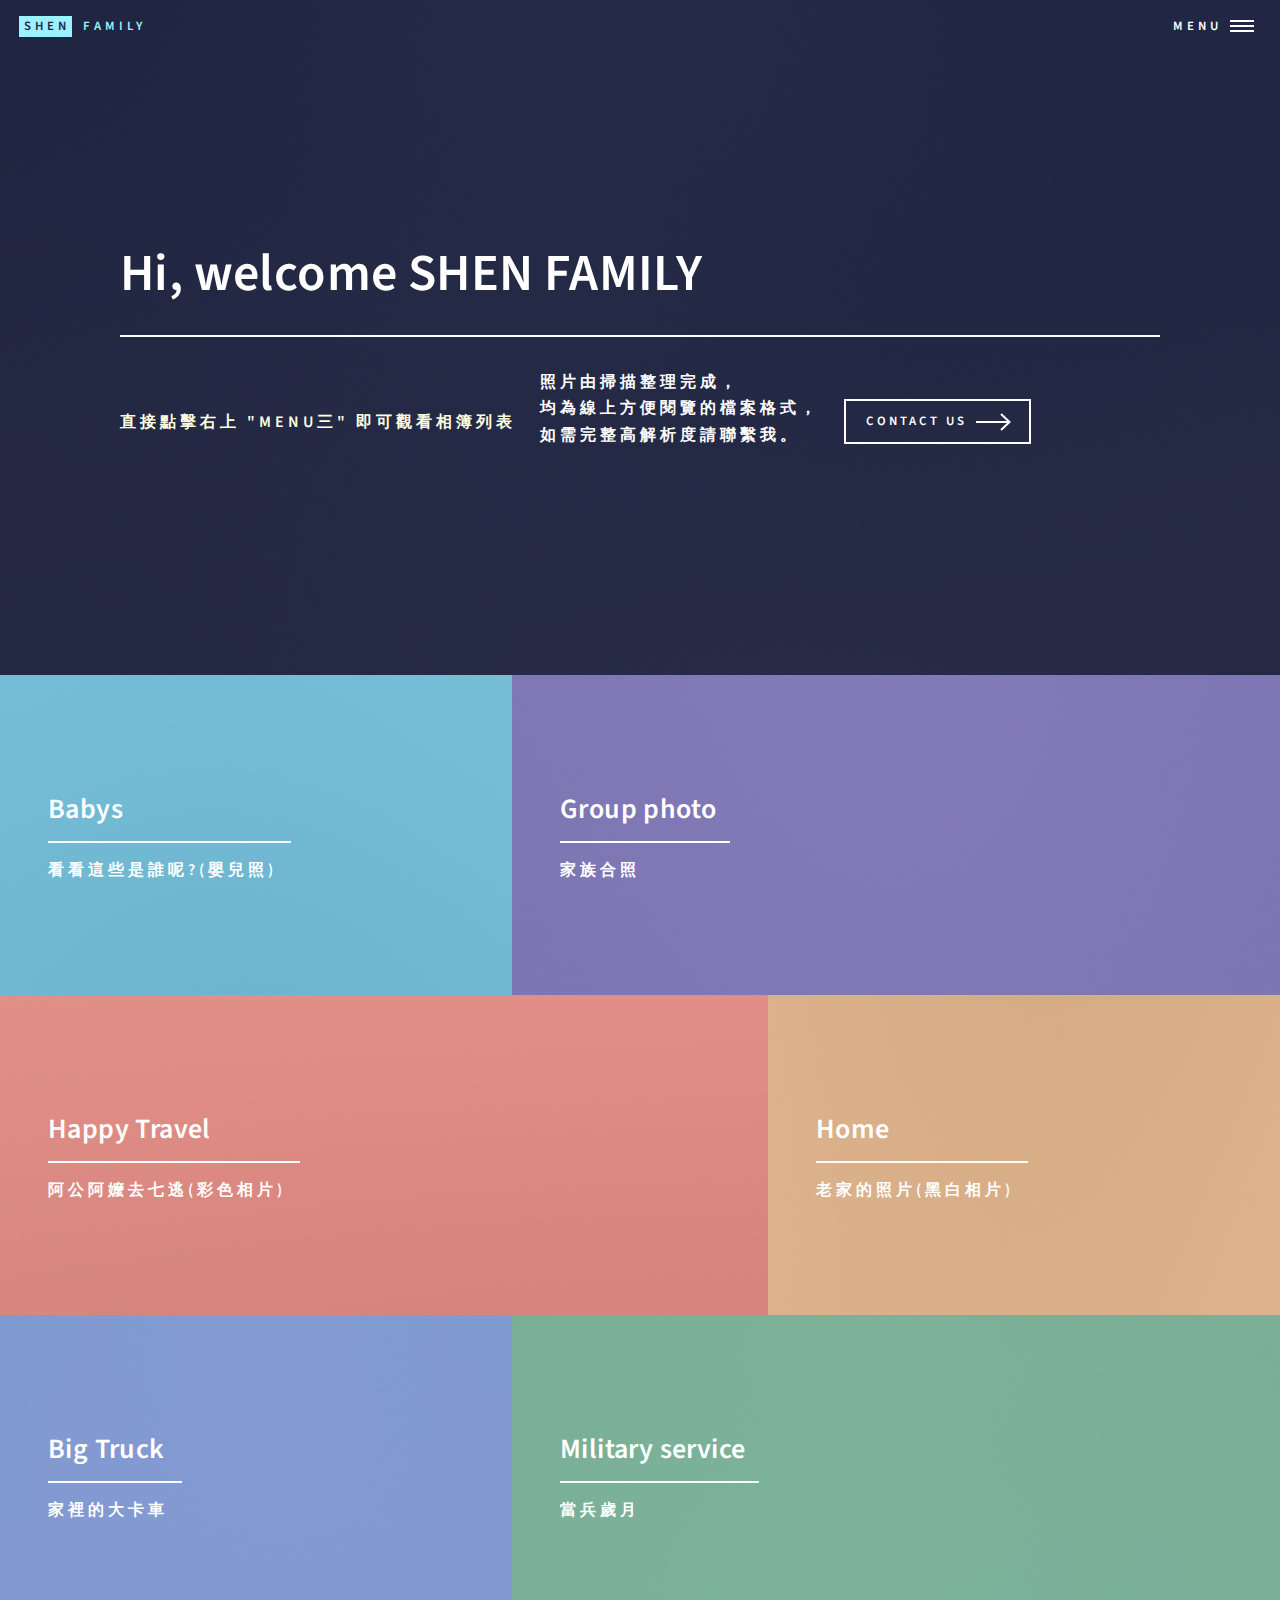
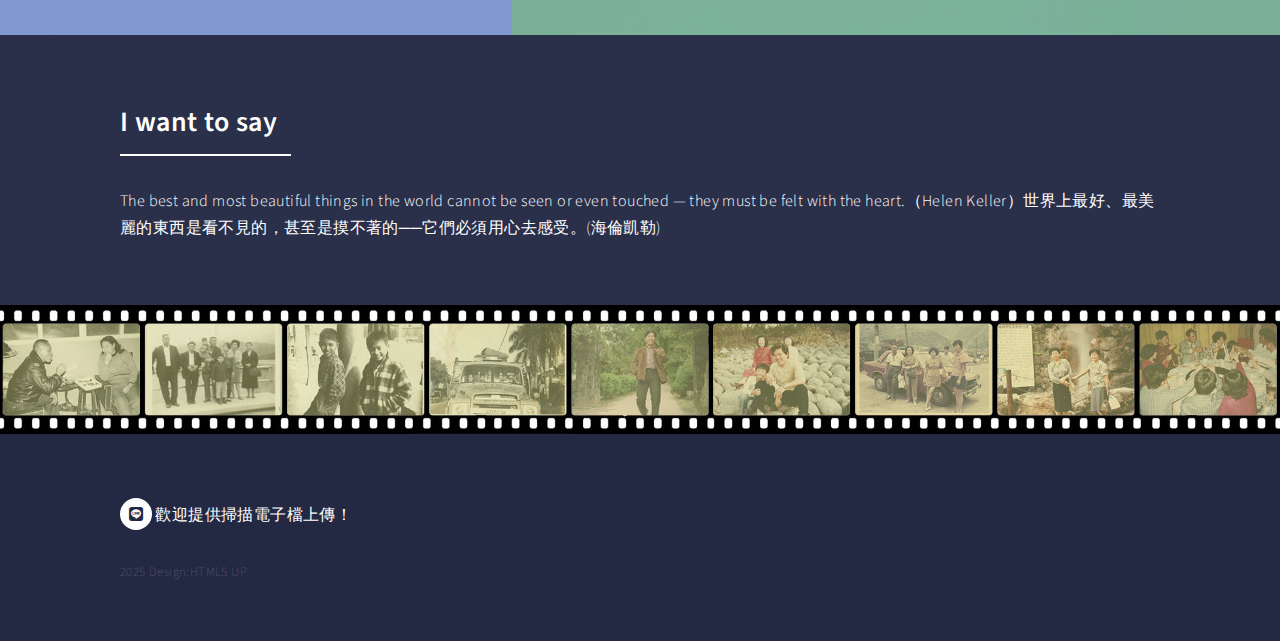
<file: index.html>
<!DOCTYPE HTML>
<!--
	Forty by HTML5 UP
	html5up.net | @ajlkn
	Free for personal and commercial use under the CCA 3.0 license (html5up.net/license)
-->
<html>
	<head>
		<title>For Shen Family</title>
		<meta charset="utf-8" />
		<meta name="viewport" content="width=device-width, initial-scale=1, user-scalable=no" />
		<link rel="stylesheet" href="assets/css/main.css" />
		<base href="/" target="_blank">
		<noscript><link rel="stylesheet" href="assets/css/noscript.css" /></noscript>
	</head>
	<body class="is-preload">

		<!-- Wrapper -->
			<div id="wrapper">

				<!-- Header -->
					<header id="header" class="alt">
						<a href="index.html" class="logo"><strong>SHEN</strong> <span>FAMILY</span></a>
						<nav>
							<a href="#menu">Menu</a>
						</nav>
					</header>

				<!-- Menu -->
					<nav id="menu">
						<ul class="links">
							<li><a href="familyphoto.html" onclick="window.open('index.html', '_blank'); return false;">精選家庭合照Family photo</a></li>
							<li><a href="https://1drv.ms/a/c/a507ddbb001fd2b8/ErjSHwC73QcggKXZAAAAAAABQvD5Rb0RtuqGvHLcpNtSYA?e=ajBpwI" onclick="window.open('index.html', '_blank'); return false;">家庭&阿公阿嬤出遊照(黑白相片)</a></li>
							<li><a href="https://1drv.ms/a/c/a507ddbb001fd2b8/ErjSHwC73QcggKV2AgAAAAABZNzH4VaN4agWvHg-BazVBA?e=wjhQyl" onclick="window.open('index.html', '_blank'); return false;">家庭&阿公阿嬤出遊照(彩色相片)</a></li>
							<li><a href="https://1drv.ms/a/c/a507ddbb001fd2b8/ErjSHwC73QcggKV3AgAAAAAB6Zn6hCYfAI8pH_S_xXCONQ?e=bgLeKA" onclick="window.open('index.html', '_blank'); return false;">家庭&阿公阿嬤出遊照(國外)</a></li>
							<li><a href="https://1drv.ms/a/c/a507ddbb001fd2b8/ErjSHwC73QcggKXLAAAAAAABjLGsN3DP0bMCAoXNKZhe9Q?e=wqDfQk" onclick="window.open('index.html', '_blank'); return false;">個人照片</a></li>
							<li><a href="https://1drv.ms/a/c/a507ddbb001fd2b8/ErjSHwC73QcggKXwAAAAAAABjF8S0H00T0RPJPqDp1f-EA?e=wZg9xP" onclick="window.open('index.html', '_blank'); return false;">家庭照片(黑白相片)</a></li>
							<li><a href="https://1drv.ms/a/c/a507ddbb001fd2b8/ErjSHwC73QcggKW2AgAAAAABjA6r8RWLkZ9bS8j9ESg-XA?e=8kwXrx" onclick="window.open('index.html', '_blank'); return false;">家庭照片(彩色相片)</a></li>
							<li><a href="https://photos.app.goo.gl/6dMmKSW7TtpEiHKCA">嬰兒照片</a></li>
							<li><a href="https://1drv.ms/a/c/a507ddbb001fd2b8/ErjSHwC73QcggKW6AQAAAAABE_ZjJs-mLT8TtJE1ZIR6cg?e=NhG4hc" onclick="window.open('index.html', '_blank'); return false;">父親生活照(友人)</a></li>
							<li><a href="https://1drv.ms/a/c/a507ddbb001fd2b8/ErjSHwC73QcggKW1AgAAAAABcAS9-NNJhNh1asDYIabW1w?e=o9cJ4A" onclick="window.open('index.html', '_blank'); return false;">父親生活照(當兵)</a></li>
							<li><a href="https://1drv.ms/a/c/a507ddbb001fd2b8/ErjSHwC73QcggKXcAQAAAAABLmQ6Dxdmcgiw-onuEBEEbQ?e=16yZlI" onclick="window.open('index.html', '_blank'); return false;">家裡的大卡車</a></li>
							<li><a href="https://1drv.ms/a/c/a507ddbb001fd2b8/Ev8AK9YPC9FAkmfDx_f9Cx8B652yL2Ix9jkQC9ps66OPaQ?e=53sGpm" onclick="window.open('index.html', '_blank'); return false;">祭祖的照片</a></li>
							
						</ul>
						<ul class="actions stacked">
							<li><a href="index.html" class="button primary fit">返回首頁</a></li>

						</ul>
					</nav>

				<!-- Banner -->
					<section id="banner" class="major">
						<div class="inner">
							<header class="major">
								<h1>Hi, welcome SHEN FAMILY</h1>
							</header>
							<div class="content">
								<p style="color: lightyellow; font-size: 16px;">直接點擊右上 "MENU三" 即可觀看相簿列表</p><br />
								<p style="font-size: 16px;">照片由掃描整理完成，<br />
								均為線上方便閱覽的檔案格式，<br />
								如需完整高解析度請聯繫我。<br />
								<br />
								</p>
								<ul class="actions">
									<li><a href="#one" class="button next scrolly">Contact Us</a></li>
								</ul>
							</div>
						</div>
					</section>

				<!-- Main -->
					<div id="main">

						<!-- One -->
							<section id="one" class="tiles">
								<article>
									<span class="image">
										<img src="images/pic01.jpg" alt="" />
									</span>
									<header class="major">
										<h3><a href="https://1drv.ms/a/c/a507ddbb001fd2b8/ErjSHwC73QcggKV4AgAAAAABqs6WNLUC9Bms_FBAhbxUUQ?e=pa8s5r" class="link">Babys</a></h3>
										<p style="font-size: 16px;">看看這些是誰呢?(嬰兒照)</p>
									</header>
								</article>
								<article>
									<span class="image">
										<img src="images/pic02.jpg" alt="" />
									</span>
									<header class="major">
										<h3><a href="familyphoto.html" class="link">Group photo</a></h3>
										<p style="font-size: 16px;">家族合照</p>
									</header>
								</article>
								<article>
									<span class="image">
										<img src="images/pic03.jpg" alt="" />
									</span>
									<header class="major">
										<h3><a href="https://1drv.ms/a/c/a507ddbb001fd2b8/ErjSHwC73QcggKV2AgAAAAABZNzH4VaN4agWvHg-BazVBA?e=wjhQyl" class="link">Happy Travel</a></h3>
										<p style="font-size: 16px;">阿公阿嬤去七逃(彩色相片)</p>
									</header>
								</article>
								<article>
									<span class="image">
										<img src="images/pic04.jpg" alt="" />
									</span>
									<header class="major">
										<h3><a href="https://1drv.ms/a/c/a507ddbb001fd2b8/ErjSHwC73QcggKXwAAAAAAABjF8S0H00T0RPJPqDp1f-EA?e=wZg9xP" class="link">Home</a></h3>
										<p style="font-size: 16px;">老家的照片(黑白相片)</p>
									</header>
								</article>
								<article>
									<span class="image">
										<img src="images/pic05.jpg" alt="" />
									</span>
									<header class="major">
										<h3><a href="https://1drv.ms/a/c/a507ddbb001fd2b8/ErjSHwC73QcggKXcAQAAAAABLmQ6Dxdmcgiw-onuEBEEbQ?e=16yZlI" class="link">Big Truck</a></h3>
										<p style="font-size: 16px;">家裡的大卡車</p>
									</header>
								</article>
								<article>
									<span class="image">
										<img src="images/pic06.jpg" alt="" />
									</span>
									<header class="major">
										<h3><a href="https://1drv.ms/a/c/a507ddbb001fd2b8/ErjSHwC73QcggKW1AgAAAAABcAS9-NNJhNh1asDYIabW1w?e=o9cJ4A" class="link">Military service</a></h3>
										<p style="font-size: 16px;">當兵歲月</p>
									</header>
								</article>
							</section>

						<!-- Two -->
							<section id="two">
								<div class="inner">
									<header class="major">
										<h2>I want to say</h2>
									</header>
									<p style="font-size: 16px;">The best and most beautiful things in the world cannot be seen or even touched — they must be felt with the heart.（Helen Keller）世界上最好、最美麗的東西是看不見的，甚至是摸不著的──它們必須用心去感受。(海倫凱勒)</p>
				
								</div>
							</section>

					</div>

				<!-- Contact -->
					<div style="display: grid; place-items: center;">
                                        <img src="images/foot.jpg" style="max-width:100%;" alt="家族照片">
                                        </div>

				<!-- Footer -->
					<footer id="footer">
						<div class="inner">
							<ul class="icons">
								<li><a href="#" class="icon brands alt fa-line"><span class="label">Line</span></a>   歡迎提供掃描電子檔上傳！</li>
				
							</ul>
							<ul class="copyright">
								<li>2025 Design:HTML5 UP</li>
							</ul>
						</div>
					</footer>

			</div>

		<!-- Scripts -->
			<script src="assets/js/jquery.min.js"></script>
			<script src="assets/js/jquery.scrolly.min.js"></script>
			<script src="assets/js/jquery.scrollex.min.js"></script>
			<script src="assets/js/browser.min.js"></script>
			<script src="assets/js/breakpoints.min.js"></script>
			<script src="assets/js/util.js"></script>
			<script src="assets/js/main.js"></script>
		        <script>function openNewWindow(url) {window.open(url, '_blank').focus();}</script>

	</body>
</html>
</file>
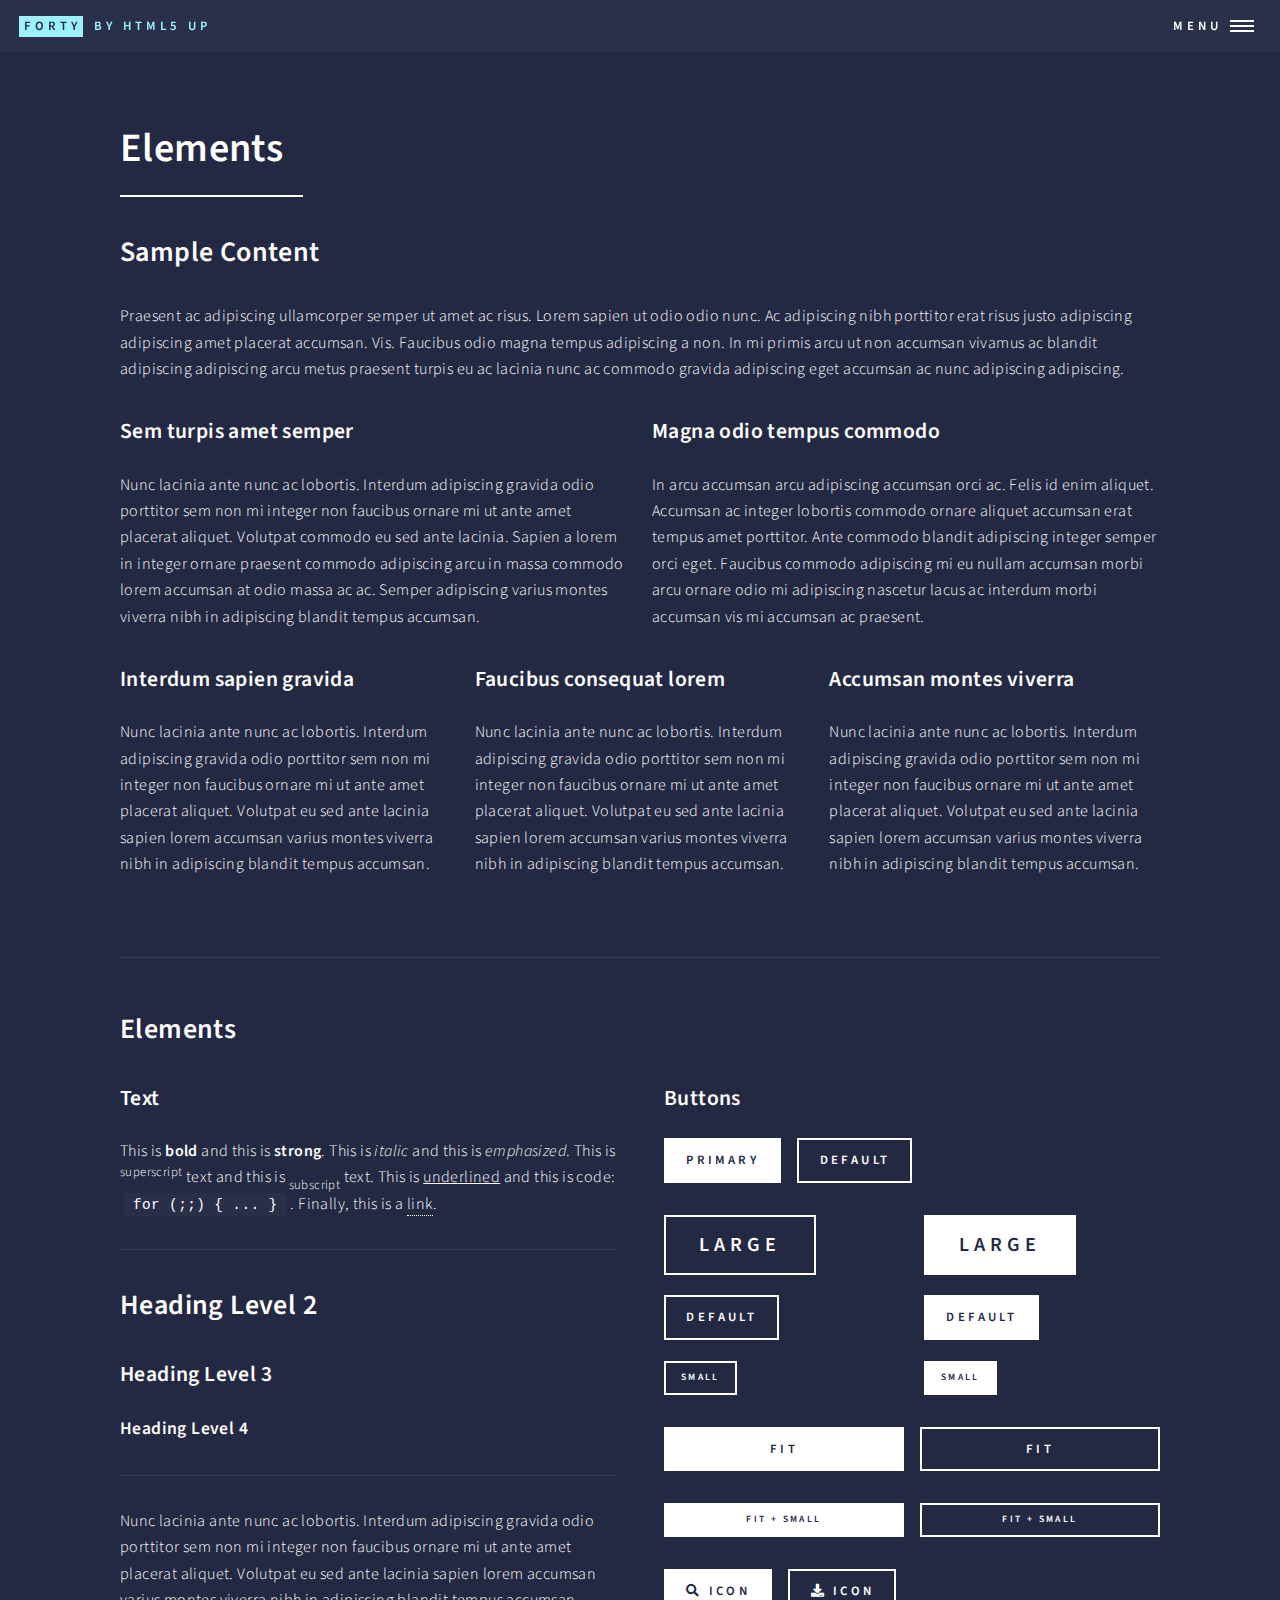
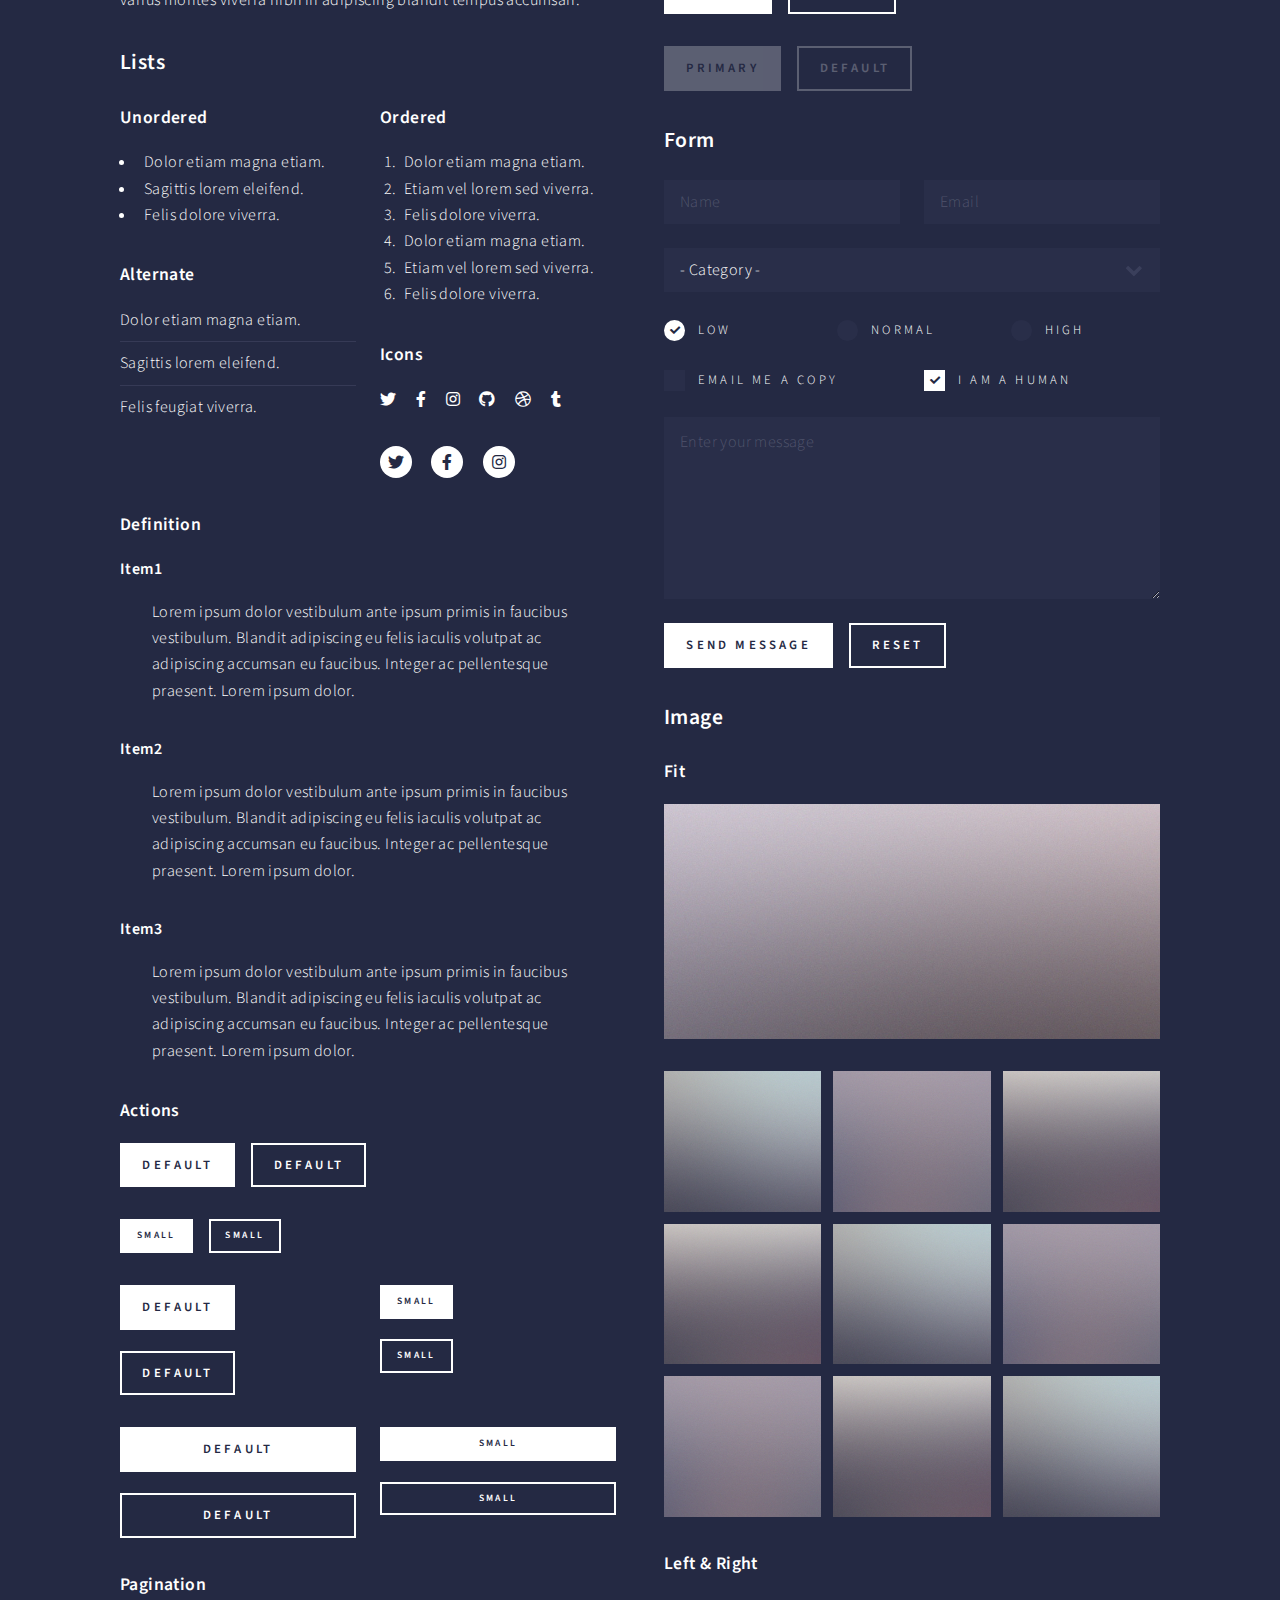
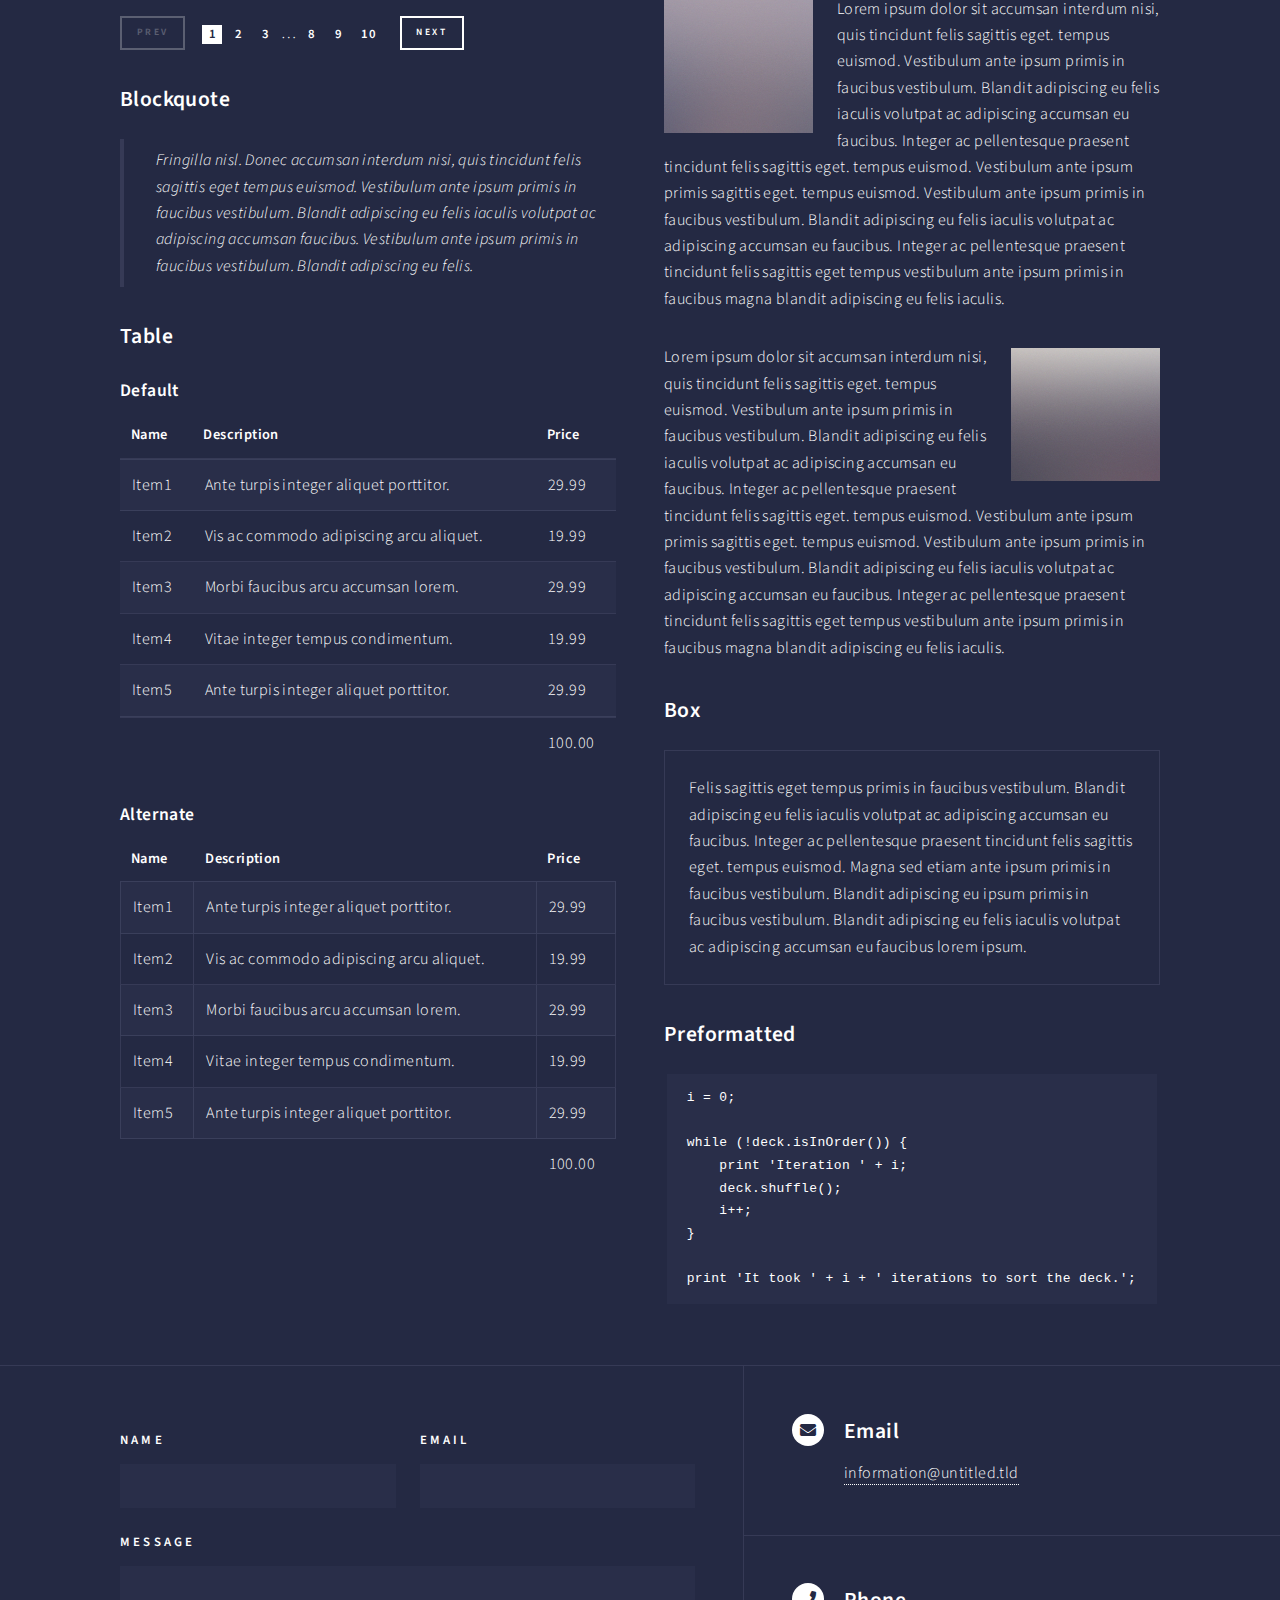
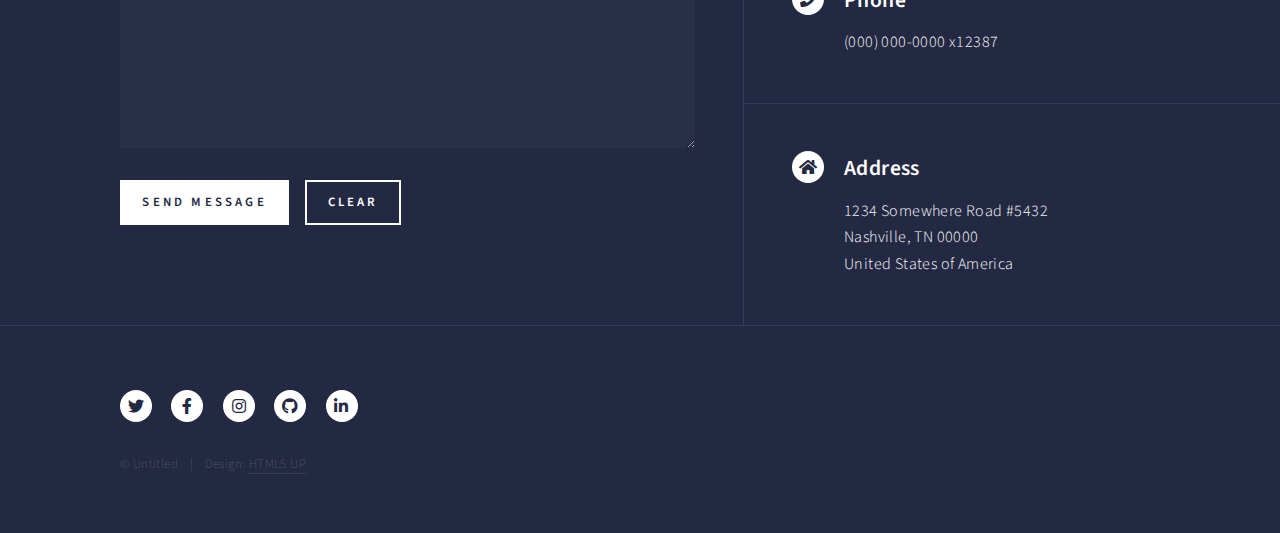
<file: elements.html>
<!DOCTYPE HTML>
<!--
	Forty by HTML5 UP
	html5up.net | @ajlkn
	Free for personal and commercial use under the CCA 3.0 license (html5up.net/license)
-->
<html>
	<head>
		<title>Elements - Forty by HTML5 UP</title>
		<meta charset="utf-8" />
		<meta name="viewport" content="width=device-width, initial-scale=1, user-scalable=no" />
		<link rel="stylesheet" href="assets/css/main.css" />
		<noscript><link rel="stylesheet" href="assets/css/noscript.css" /></noscript>
	</head>
	<body class="is-preload">

		<!-- Wrapper -->
			<div id="wrapper">

				<!-- Header -->
					<header id="header">
						<a href="index.html" class="logo"><strong>Forty</strong> <span>by HTML5 UP</span></a>
						<nav>
							<a href="#menu">Menu</a>
						</nav>
					</header>

				<!-- Menu -->
					<nav id="menu">
						<ul class="links">
							<li><a href="index.html">Home</a></li>
							<li><a href="landing.html">Landing</a></li>
							<li><a href="generic.html">Generic</a></li>
							<li><a href="elements.html">Elements</a></li>
						</ul>
						<ul class="actions stacked">
							<li><a href="#" class="button primary fit">Get Started</a></li>
							<li><a href="#" class="button fit">Log In</a></li>
						</ul>
					</nav>

				<!-- Main -->
					<div id="main" class="alt">

						<!-- One -->
							<section id="one">
								<div class="inner">
									<header class="major">
										<h1>Elements</h1>
									</header>

									<!-- Content -->
										<h2 id="content">Sample Content</h2>
										<p>Praesent ac adipiscing ullamcorper semper ut amet ac risus. Lorem sapien ut odio odio nunc. Ac adipiscing nibh porttitor erat risus justo adipiscing adipiscing amet placerat accumsan. Vis. Faucibus odio magna tempus adipiscing a non. In mi primis arcu ut non accumsan vivamus ac blandit adipiscing adipiscing arcu metus praesent turpis eu ac lacinia nunc ac commodo gravida adipiscing eget accumsan ac nunc adipiscing adipiscing.</p>
										<div class="row">
											<div class="col-6 col-12-small">
												<h3>Sem turpis amet semper</h3>
												<p>Nunc lacinia ante nunc ac lobortis. Interdum adipiscing gravida odio porttitor sem non mi integer non faucibus ornare mi ut ante amet placerat aliquet. Volutpat commodo eu sed ante lacinia. Sapien a lorem in integer ornare praesent commodo adipiscing arcu in massa commodo lorem accumsan at odio massa ac ac. Semper adipiscing varius montes viverra nibh in adipiscing blandit tempus accumsan.</p>
											</div>
											<div class="col-6 col-12-small">
												<h3>Magna odio tempus commodo</h3>
												<p>In arcu accumsan arcu adipiscing accumsan orci ac. Felis id enim aliquet. Accumsan ac integer lobortis commodo ornare aliquet accumsan erat tempus amet porttitor. Ante commodo blandit adipiscing integer semper orci eget. Faucibus commodo adipiscing mi eu nullam accumsan morbi arcu ornare odio mi adipiscing nascetur lacus ac interdum morbi accumsan vis mi accumsan ac praesent.</p>
											</div>
											<!-- Break -->
											<div class="col-4 col-12-medium">
												<h3>Interdum sapien gravida</h3>
												<p>Nunc lacinia ante nunc ac lobortis. Interdum adipiscing gravida odio porttitor sem non mi integer non faucibus ornare mi ut ante amet placerat aliquet. Volutpat eu sed ante lacinia sapien lorem accumsan varius montes viverra nibh in adipiscing blandit tempus accumsan.</p>
											</div>
											<div class="col-4 col-12-medium">
												<h3>Faucibus consequat lorem</h3>
												<p>Nunc lacinia ante nunc ac lobortis. Interdum adipiscing gravida odio porttitor sem non mi integer non faucibus ornare mi ut ante amet placerat aliquet. Volutpat eu sed ante lacinia sapien lorem accumsan varius montes viverra nibh in adipiscing blandit tempus accumsan.</p>
											</div>
											<div class="col-4 col-12-medium">
												<h3>Accumsan montes viverra</h3>
												<p>Nunc lacinia ante nunc ac lobortis. Interdum adipiscing gravida odio porttitor sem non mi integer non faucibus ornare mi ut ante amet placerat aliquet. Volutpat eu sed ante lacinia sapien lorem accumsan varius montes viverra nibh in adipiscing blandit tempus accumsan.</p>
											</div>
										</div>

									<hr class="major" />

									<!-- Elements -->
										<h2 id="elements">Elements</h2>
										<div class="row gtr-200">
											<div class="col-6 col-12-medium">

												<!-- Text stuff -->
													<h3>Text</h3>
													<p>This is <b>bold</b> and this is <strong>strong</strong>. This is <i>italic</i> and this is <em>emphasized</em>.
													This is <sup>superscript</sup> text and this is <sub>subscript</sub> text.
													This is <u>underlined</u> and this is code: <code>for (;;) { ... }</code>.
													Finally, this is a <a href="#">link</a>.</p>
													<hr />
													<h2>Heading Level 2</h2>
													<h3>Heading Level 3</h3>
													<h4>Heading Level 4</h4>
													<hr />
													<p>Nunc lacinia ante nunc ac lobortis. Interdum adipiscing gravida odio porttitor sem non mi integer non faucibus ornare mi ut ante amet placerat aliquet. Volutpat eu sed ante lacinia sapien lorem accumsan varius montes viverra nibh in adipiscing blandit tempus accumsan.</p>

												<!-- Lists -->
													<h3>Lists</h3>
													<div class="row">
														<div class="col-6 col-12-small">

															<h4>Unordered</h4>
															<ul>
																<li>Dolor etiam magna etiam.</li>
																<li>Sagittis lorem eleifend.</li>
																<li>Felis dolore viverra.</li>
															</ul>

															<h4>Alternate</h4>
															<ul class="alt">
																<li>Dolor etiam magna etiam.</li>
																<li>Sagittis lorem eleifend.</li>
																<li>Felis feugiat viverra.</li>
															</ul>

														</div>
														<div class="col-6 col-12-small">

															<h4>Ordered</h4>
															<ol>
																<li>Dolor etiam magna etiam.</li>
																<li>Etiam vel lorem sed viverra.</li>
																<li>Felis dolore viverra.</li>
																<li>Dolor etiam magna etiam.</li>
																<li>Etiam vel lorem sed viverra.</li>
																<li>Felis dolore viverra.</li>
															</ol>

															<h4>Icons</h4>
															<ul class="icons">
																<li><a href="#" class="icon brands fa-twitter"><span class="label">Twitter</span></a></li>
																<li><a href="#" class="icon brands fa-facebook-f"><span class="label">Facebook</span></a></li>
																<li><a href="#" class="icon brands fa-instagram"><span class="label">Instagram</span></a></li>
																<li><a href="#" class="icon brands fa-github"><span class="label">Github</span></a></li>
																<li><a href="#" class="icon brands fa-dribbble"><span class="label">Dribbble</span></a></li>
																<li><a href="#" class="icon brands fa-tumblr"><span class="label">Tumblr</span></a></li>
															</ul>
															<ul class="icons">
																<li><a href="#" class="icon brands alt fa-twitter"><span class="label">Twitter</span></a></li>
																<li><a href="#" class="icon brands alt fa-facebook-f"><span class="label">Facebook</span></a></li>
																<li><a href="#" class="icon brands alt fa-instagram"><span class="label">Instagram</span></a></li>
															</ul>

														</div>
													</div>
													<h4>Definition</h4>
													<dl>
														<dt>Item1</dt>
														<dd>
															<p>Lorem ipsum dolor vestibulum ante ipsum primis in faucibus vestibulum. Blandit adipiscing eu felis iaculis volutpat ac adipiscing accumsan eu faucibus. Integer ac pellentesque praesent. Lorem ipsum dolor.</p>
														</dd>
														<dt>Item2</dt>
														<dd>
															<p>Lorem ipsum dolor vestibulum ante ipsum primis in faucibus vestibulum. Blandit adipiscing eu felis iaculis volutpat ac adipiscing accumsan eu faucibus. Integer ac pellentesque praesent. Lorem ipsum dolor.</p>
														</dd>
														<dt>Item3</dt>
														<dd>
															<p>Lorem ipsum dolor vestibulum ante ipsum primis in faucibus vestibulum. Blandit adipiscing eu felis iaculis volutpat ac adipiscing accumsan eu faucibus. Integer ac pellentesque praesent. Lorem ipsum dolor.</p>
														</dd>
													</dl>

													<h4>Actions</h4>
													<ul class="actions">
														<li><a href="#" class="button primary">Default</a></li>
														<li><a href="#" class="button">Default</a></li>
													</ul>
													<ul class="actions small">
														<li><a href="#" class="button primary small">Small</a></li>
														<li><a href="#" class="button small">Small</a></li>
													</ul>
													<div class="row">
														<div class="col-6 col-12-small">
															<ul class="actions stacked">
																<li><a href="#" class="button primary">Default</a></li>
																<li><a href="#" class="button">Default</a></li>
															</ul>
														</div>
														<div class="col-6 col-12-small">
															<ul class="actions stacked">
																<li><a href="#" class="button primary small">Small</a></li>
																<li><a href="#" class="button small">Small</a></li>
															</ul>
														</div>
														<div class="col-6 col-12-small">
															<ul class="actions stacked">
																<li><a href="#" class="button primary fit">Default</a></li>
																<li><a href="#" class="button fit">Default</a></li>
															</ul>
														</div>
														<div class="col-6 col-12-small">
															<ul class="actions stacked">
																<li><a href="#" class="button primary small fit">Small</a></li>
																<li><a href="#" class="button small fit">Small</a></li>
															</ul>
														</div>
													</div>

													<h4>Pagination</h4>
													<ul class="pagination">
														<li><span class="button small disabled">Prev</span></li>
														<li><a href="#" class="page active">1</a></li>
														<li><a href="#" class="page">2</a></li>
														<li><a href="#" class="page">3</a></li>
														<li><span>&hellip;</span></li>
														<li><a href="#" class="page">8</a></li>
														<li><a href="#" class="page">9</a></li>
														<li><a href="#" class="page">10</a></li>
														<li><a href="#" class="button small">Next</a></li>
													</ul>

												<!-- Blockquote -->
													<h3>Blockquote</h3>
													<blockquote>Fringilla nisl. Donec accumsan interdum nisi, quis tincidunt felis sagittis eget tempus euismod. Vestibulum ante ipsum primis in faucibus vestibulum. Blandit adipiscing eu felis iaculis volutpat ac adipiscing accumsan faucibus. Vestibulum ante ipsum primis in faucibus vestibulum. Blandit adipiscing eu felis.</blockquote>

												<!-- Table -->
													<h3>Table</h3>

													<h4>Default</h4>
													<div class="table-wrapper">
														<table>
															<thead>
																<tr>
																	<th>Name</th>
																	<th>Description</th>
																	<th>Price</th>
																</tr>
															</thead>
															<tbody>
																<tr>
																	<td>Item1</td>
																	<td>Ante turpis integer aliquet porttitor.</td>
																	<td>29.99</td>
																</tr>
																<tr>
																	<td>Item2</td>
																	<td>Vis ac commodo adipiscing arcu aliquet.</td>
																	<td>19.99</td>
																</tr>
																<tr>
																	<td>Item3</td>
																	<td> Morbi faucibus arcu accumsan lorem.</td>
																	<td>29.99</td>
																</tr>
																<tr>
																	<td>Item4</td>
																	<td>Vitae integer tempus condimentum.</td>
																	<td>19.99</td>
																</tr>
																<tr>
																	<td>Item5</td>
																	<td>Ante turpis integer aliquet porttitor.</td>
																	<td>29.99</td>
																</tr>
															</tbody>
															<tfoot>
																<tr>
																	<td colspan="2"></td>
																	<td>100.00</td>
																</tr>
															</tfoot>
														</table>
													</div>

													<h4>Alternate</h4>
													<div class="table-wrapper">
														<table class="alt">
															<thead>
																<tr>
																	<th>Name</th>
																	<th>Description</th>
																	<th>Price</th>
																</tr>
															</thead>
															<tbody>
																<tr>
																	<td>Item1</td>
																	<td>Ante turpis integer aliquet porttitor.</td>
																	<td>29.99</td>
																</tr>
																<tr>
																	<td>Item2</td>
																	<td>Vis ac commodo adipiscing arcu aliquet.</td>
																	<td>19.99</td>
																</tr>
																<tr>
																	<td>Item3</td>
																	<td> Morbi faucibus arcu accumsan lorem.</td>
																	<td>29.99</td>
																</tr>
																<tr>
																	<td>Item4</td>
																	<td>Vitae integer tempus condimentum.</td>
																	<td>19.99</td>
																</tr>
																<tr>
																	<td>Item5</td>
																	<td>Ante turpis integer aliquet porttitor.</td>
																	<td>29.99</td>
																</tr>
															</tbody>
															<tfoot>
																<tr>
																	<td colspan="2"></td>
																	<td>100.00</td>
																</tr>
															</tfoot>
														</table>
													</div>

											</div>
											<div class="col-6 col-12-medium">

												<!-- Buttons -->
													<h3>Buttons</h3>
													<ul class="actions">
														<li><a href="#" class="button primary">Primary</a></li>
														<li><a href="#" class="button">Default</a></li>
													</ul>
													<div class="row">
														<div class="col-6 col-12-xsmall">
															<ul class="actions stacked">
																<li><a href="#" class="button large">Large</a></li>
																<li><a href="#" class="button">Default</a></li>
																<li><a href="#" class="button small">Small</a></li>
															</ul>
														</div>
														<div class="col-6 col-12-xsmall">
															<ul class="actions stacked">
																<li><a href="#" class="button primary large">Large</a></li>
																<li><a href="#" class="button primary">Default</a></li>
																<li><a href="#" class="button primary small">Small</a></li>
															</ul>
														</div>
													</div>
													<ul class="actions fit">
														<li><a href="#" class="button primary fit">Fit</a></li>
														<li><a href="#" class="button fit">Fit</a></li>
													</ul>
													<ul class="actions fit small">
														<li><a href="#" class="button primary fit small">Fit + Small</a></li>
														<li><a href="#" class="button fit small">Fit + Small</a></li>
													</ul>
													<ul class="actions">
														<li><a href="#" class="button primary icon solid fa-search">Icon</a></li>
														<li><a href="#" class="button icon solid fa-download">Icon</a></li>
													</ul>
													<ul class="actions">
														<li><span class="button primary disabled">Primary</span></li>
														<li><span class="button disabled">Default</span></li>
													</ul>

												<!-- Form -->
													<h3>Form</h3>

													<form method="post" action="#">
														<div class="row gtr-uniform">
															<div class="col-6 col-12-xsmall">
																<input type="text" name="demo-name" id="demo-name" value="" placeholder="Name" />
															</div>
															<div class="col-6 col-12-xsmall">
																<input type="email" name="demo-email" id="demo-email" value="" placeholder="Email" />
															</div>
															<!-- Break -->
															<div class="col-12">
																<select name="demo-category" id="demo-category">
																	<option value="">- Category -</option>
																	<option value="1">Manufacturing</option>
																	<option value="1">Shipping</option>
																	<option value="1">Administration</option>
																	<option value="1">Human Resources</option>
																</select>
															</div>
															<!-- Break -->
															<div class="col-4 col-12-small">
																<input type="radio" id="demo-priority-low" name="demo-priority" checked>
																<label for="demo-priority-low">Low</label>
															</div>
															<div class="col-4 col-12-small">
																<input type="radio" id="demo-priority-normal" name="demo-priority">
																<label for="demo-priority-normal">Normal</label>
															</div>
															<div class="col-4 col-12-small">
																<input type="radio" id="demo-priority-high" name="demo-priority">
																<label for="demo-priority-high">High</label>
															</div>
															<!-- Break -->
															<div class="col-6 col-12-small">
																<input type="checkbox" id="demo-copy" name="demo-copy">
																<label for="demo-copy">Email me a copy</label>
															</div>
															<div class="col-6 col-12-small">
																<input type="checkbox" id="demo-human" name="demo-human" checked>
																<label for="demo-human">I am a human</label>
															</div>
															<!-- Break -->
															<div class="col-12">
																<textarea name="demo-message" id="demo-message" placeholder="Enter your message" rows="6"></textarea>
															</div>
															<!-- Break -->
															<div class="col-12">
																<ul class="actions">
																	<li><input type="submit" value="Send Message" class="primary" /></li>
																	<li><input type="reset" value="Reset" /></li>
																</ul>
															</div>
														</div>
													</form>

												<!-- Image -->
													<h3>Image</h3>

													<h4>Fit</h4>
													<span class="image fit"><img src="images/pic03.jpg" alt="" /></span>
													<div class="box alt">
														<div class="row gtr-50 gtr-uniform">
															<div class="col-4"><span class="image fit"><img src="images/pic08.jpg" alt="" /></span></div>
															<div class="col-4"><span class="image fit"><img src="images/pic09.jpg" alt="" /></span></div>
															<div class="col-4"><span class="image fit"><img src="images/pic10.jpg" alt="" /></span></div>
															<!-- Break -->
															<div class="col-4"><span class="image fit"><img src="images/pic10.jpg" alt="" /></span></div>
															<div class="col-4"><span class="image fit"><img src="images/pic08.jpg" alt="" /></span></div>
															<div class="col-4"><span class="image fit"><img src="images/pic09.jpg" alt="" /></span></div>
															<!-- Break -->
															<div class="col-4"><span class="image fit"><img src="images/pic09.jpg" alt="" /></span></div>
															<div class="col-4"><span class="image fit"><img src="images/pic10.jpg" alt="" /></span></div>
															<div class="col-4"><span class="image fit"><img src="images/pic08.jpg" alt="" /></span></div>
														</div>
													</div>

													<h4>Left &amp; Right</h4>
													<p><span class="image left"><img src="images/pic09.jpg" alt="" /></span>Lorem ipsum dolor sit accumsan interdum nisi, quis tincidunt felis sagittis eget. tempus euismod. Vestibulum ante ipsum primis in faucibus vestibulum. Blandit adipiscing eu felis iaculis volutpat ac adipiscing accumsan eu faucibus. Integer ac pellentesque praesent tincidunt felis sagittis eget. tempus euismod. Vestibulum ante ipsum primis sagittis eget. tempus euismod. Vestibulum ante ipsum primis in faucibus vestibulum. Blandit adipiscing eu felis iaculis volutpat ac adipiscing accumsan eu faucibus. Integer ac pellentesque praesent tincidunt felis sagittis eget tempus vestibulum ante ipsum primis in faucibus magna blandit adipiscing eu felis iaculis.</p>
													<p><span class="image right"><img src="images/pic10.jpg" alt="" /></span>Lorem ipsum dolor sit accumsan interdum nisi, quis tincidunt felis sagittis eget. tempus euismod. Vestibulum ante ipsum primis in faucibus vestibulum. Blandit adipiscing eu felis iaculis volutpat ac adipiscing accumsan eu faucibus. Integer ac pellentesque praesent tincidunt felis sagittis eget. tempus euismod. Vestibulum ante ipsum primis sagittis eget. tempus euismod. Vestibulum ante ipsum primis in faucibus vestibulum. Blandit adipiscing eu felis iaculis volutpat ac adipiscing accumsan eu faucibus. Integer ac pellentesque praesent tincidunt felis sagittis eget tempus vestibulum ante ipsum primis in faucibus magna blandit adipiscing eu felis iaculis.</p>

												<!-- Box -->
													<h3>Box</h3>
													<div class="box">
														<p>Felis sagittis eget tempus primis in faucibus vestibulum. Blandit adipiscing eu felis iaculis volutpat ac adipiscing accumsan eu faucibus. Integer ac pellentesque praesent tincidunt felis sagittis eget. tempus euismod. Magna sed etiam ante ipsum primis in faucibus vestibulum. Blandit adipiscing eu ipsum primis in faucibus vestibulum. Blandit adipiscing eu felis iaculis volutpat ac adipiscing accumsan eu faucibus lorem ipsum.</p>
													</div>

												<!-- Preformatted Code -->
													<h3>Preformatted</h3>
													<pre><code>i = 0;

while (!deck.isInOrder()) {
    print 'Iteration ' + i;
    deck.shuffle();
    i++;
}

print 'It took ' + i + ' iterations to sort the deck.';
</code></pre>

											</div>
										</div>

								</div>
							</section>

					</div>

				<!-- Contact -->
					<section id="contact">
						<div class="inner">
							<section>
								<form method="post" action="#">
									<div class="fields">
										<div class="field half">
											<label for="name">Name</label>
											<input type="text" name="name" id="name" />
										</div>
										<div class="field half">
											<label for="email">Email</label>
											<input type="text" name="email" id="email" />
										</div>
										<div class="field">
											<label for="message">Message</label>
											<textarea name="message" id="message" rows="6"></textarea>
										</div>
									</div>
									<ul class="actions">
										<li><input type="submit" value="Send Message" class="primary" /></li>
										<li><input type="reset" value="Clear" /></li>
									</ul>
								</form>
							</section>
							<section class="split">
								<section>
									<div class="contact-method">
										<span class="icon solid alt fa-envelope"></span>
										<h3>Email</h3>
										<a href="#">information@untitled.tld</a>
									</div>
								</section>
								<section>
									<div class="contact-method">
										<span class="icon solid alt fa-phone"></span>
										<h3>Phone</h3>
										<span>(000) 000-0000 x12387</span>
									</div>
								</section>
								<section>
									<div class="contact-method">
										<span class="icon solid alt fa-home"></span>
										<h3>Address</h3>
										<span>1234 Somewhere Road #5432<br />
										Nashville, TN 00000<br />
										United States of America</span>
									</div>
								</section>
							</section>
						</div>
					</section>

				<!-- Footer -->
					<footer id="footer">
						<div class="inner">
							<ul class="icons">
								<li><a href="#" class="icon brands alt fa-twitter"><span class="label">Twitter</span></a></li>
								<li><a href="#" class="icon brands alt fa-facebook-f"><span class="label">Facebook</span></a></li>
								<li><a href="#" class="icon brands alt fa-instagram"><span class="label">Instagram</span></a></li>
								<li><a href="#" class="icon brands alt fa-github"><span class="label">GitHub</span></a></li>
								<li><a href="#" class="icon brands alt fa-linkedin-in"><span class="label">LinkedIn</span></a></li>
							</ul>
							<ul class="copyright">
								<li>&copy; Untitled</li><li>Design: <a href="https://html5up.net">HTML5 UP</a></li>
							</ul>
						</div>
					</footer>

			</div>

		<!-- Scripts -->
			<script src="assets/js/jquery.min.js"></script>
			<script src="assets/js/jquery.scrolly.min.js"></script>
			<script src="assets/js/jquery.scrollex.min.js"></script>
			<script src="assets/js/browser.min.js"></script>
			<script src="assets/js/breakpoints.min.js"></script>
			<script src="assets/js/util.js"></script>
			<script src="assets/js/main.js"></script>

	</body>
</html>
</file>
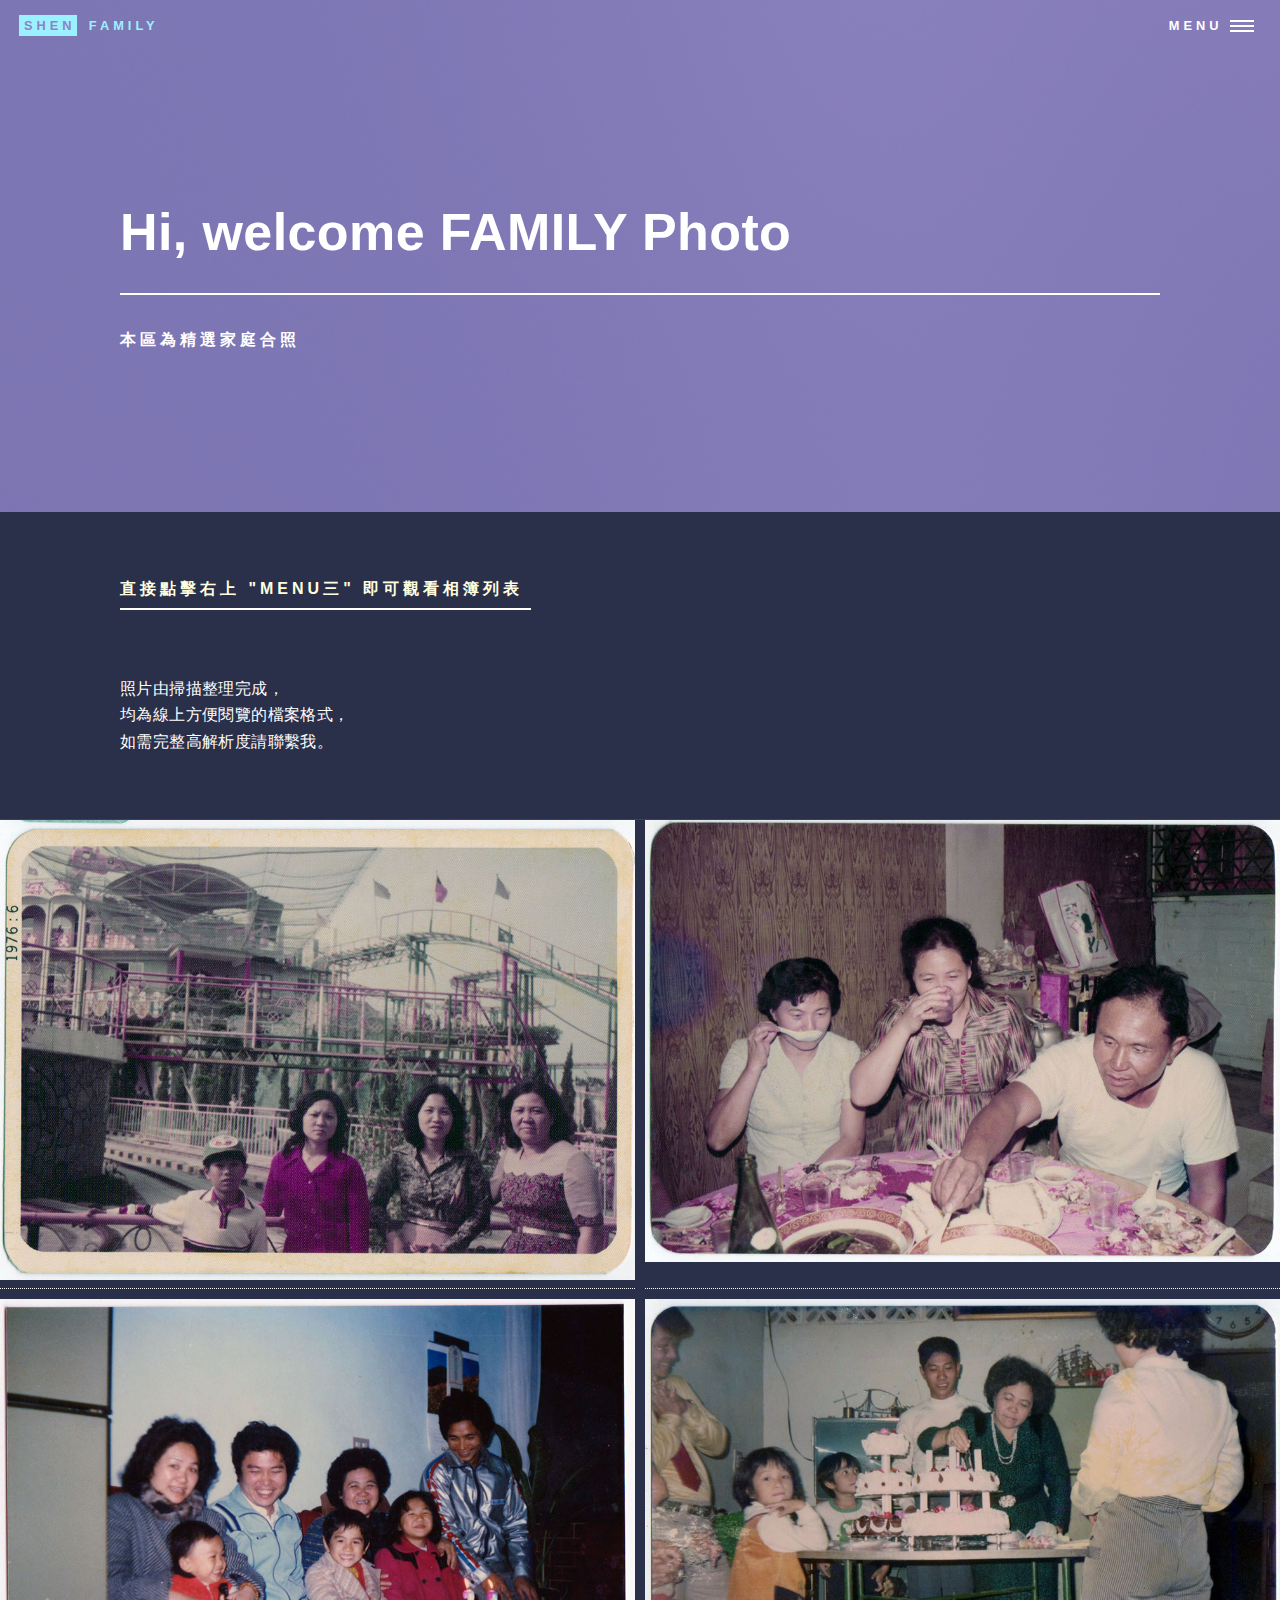
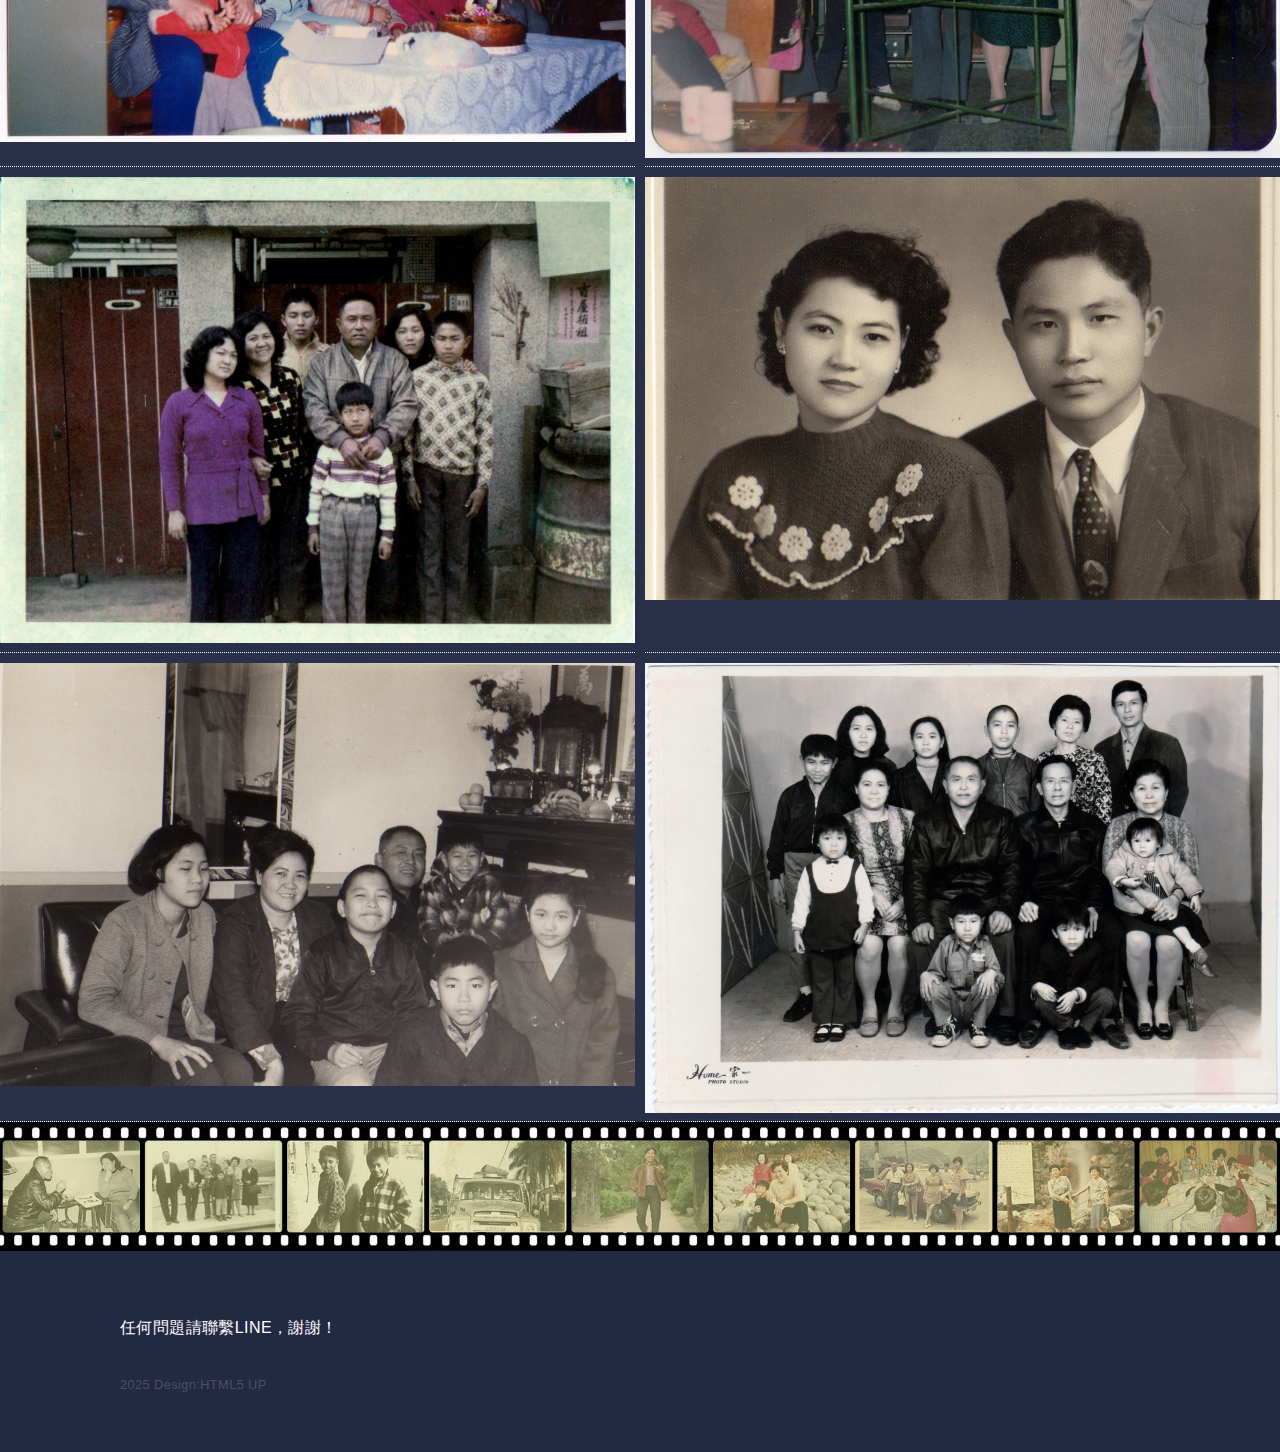
<file: familyphoto.html>
<!DOCTYPE HTML>
<!--
	Forty by HTML5 UP
	html5up.net | @ajlkn
	Free for personal and commercial use under the CCA 3.0 license (html5up.net/license)
-->
<html>
	<head>
		<title>Family photo</title>
		<meta charset="utf-8" />
		<meta name="viewport" content="width=device-width, initial-scale=1, user-scalable=no" />
		<link rel="stylesheet" href="assets/css/main.css" />
		<base href="/" target="_blank">
		<noscript><link rel="stylesheet" href="assets/css/noscript.css" /></noscript>
	</head>
	<body class="is-preload">

		<!-- Wrapper -->
			<div id="wrapper">

				<!-- Header -->
				<!-- Note: The "styleN" class below should match that of the banner element. -->
					<header id="header" class="alt style2">
						<a href="index.html" class="logo"><strong>SHEN</strong> <span>FAMILY</span></a>
						<nav>
							<a href="#menu">Menu</a>
						</nav>
					</header>

				<!-- Menu -->
					<nav id="menu">
						<ul class="links">
									<li><a href="familyphoto.html">精選家庭合照Family photo</a></li>
							<li><a href="https://photos.app.goo.gl/zeVyEwRAKhH4df42A">家庭&阿公阿嬤出遊照(黑白相片)</a></li>
							<li><a href="https://photos.app.goo.gl/xyHGP9DReuMNfAtu9">家庭&阿公阿嬤出遊照(彩色相片)</a></li>
							<li><a href="https://photos.app.goo.gl/VkMCuXdDJC851sY99">家庭&阿公阿嬤出遊照(國外)</a></li>
							<li><a href="https://photos.app.goo.gl/stndtXzfa47uASzN6">個人照片</a></li>
							<li><a href="https://photos.app.goo.gl/fz84rNPz6UxWWRtL7">家庭照片(黑白相片)</a></li>
							<li><a href="https://photos.app.goo.gl/1TjoVQ4erXMXyW9k8">家庭照片(彩色相片)</a></li>
							<li><a href="https://photos.app.goo.gl/6dMmKSW7TtpEiHKCA">嬰兒照片</a></li>
							<li><a href="https://photos.app.goo.gl/nti1Raigz9gJfA5L7">父親生活照(友人)</a></li>
							<li><a href="https://photos.app.goo.gl/RfFyDbR4X1QA2abMA">父親生活照(當兵)</a></li>
							<li><a href="https://photos.app.goo.gl/DsjPauzMUk3EnvQx8">家裡的大卡車</a></li>
							<li><a href="https://photos.app.goo.gl/L1VdJdahtLLHzRQg9">祭祖的照片</a></li>
							
							
						</ul>
						<ul class="actions stacked">
							<li><a href="index.html" class="button primary fit">返回首頁</a></li>

						</ul>
					</nav>

				<!-- Banner -->
				<!-- Note: The "styleN" class below should match that of the header element. -->
					<section id="banner" class="style2">
						<div class="inner">
							<span class="image">
								<img src="images/pic07.jpg" alt="" />
							</span>
							<header class="major">
								<h1>Hi, welcome FAMILY Photo</h1>
							</header>
							<div class="content">
								<p style="font-size: 16px;">本區為精選家庭合照<br />
								</p>
							</div>
						</div>
					</section>

				<!-- Main -->
					<div id="main">

						<!-- One -->
							<section id="one">
								<div class="inner">
									<header class="major">
										<p style="color: lightyellow; font-size: 16px;">直接點擊右上 "MENU三" 即可觀看相簿列表</p><br />
									</header>
									<p style="font-size: 16px;">照片由掃描整理完成，<br />
								均為線上方便閱覽的檔案格式，<br />
								如需完整高解析度請聯繫我。<br />
								</div>
							</section>

						<!-- Two -->
							<head>
    <meta charset="UTF-8">
    <meta name="viewport" content="width=device-width, initial-scale=1.0">
    <title>相簿燈箱效果</title>
    <style>
        body {
            font-family: Arial, sans-serif;
            display: flex;
            flex-wrap: wrap;
            justify-content: center;
            gap: 10px;
        }

.gallery {
    display: grid;
    grid-template-columns: repeat(2, 1fr); /* 每行兩列 */
    gap: 10px; /* 圖片之間的間距 */
}

.gallery img {
    width: 100%;
    height: auto;
}

        .lightbox {
            position: fixed;
            top: 0;
            left: 0;
            width: 100%;
            height: 100%;
            background: rgba(0, 0, 0, 0.8);
            display: none;
            justify-content: center;
            align-items: center;
        }

        .lightbox img {
            max-width: 90%;
            max-height: 90%;
            border: 5px solid white;
        }

        .lightbox:target {
            display: flex;
        }

        .close {
            position: absolute;
            top: 10px;
            right: 20px;
            font-size: 30px;
            color: white;
            text-decoration: none;
        }
    </style>
</head>
<body>


     <div class="gallery">
         <a href="#"><img src="images/Featured (1).jpg" alt="圖片1"></a>
         <a href="#"><img src="images/Featured (2).jpg" alt="圖片2"></a>
         <a href="#"><img src="images/Featured (3).jpg" alt="圖片3"></a>
         <a href="#"><img src="images/Featured (4).jpg" alt="圖片4"></a>
	 <a href="#"><img src="images/Featured (5).jpg" alt="圖片5"></a>
	 <a href="#"><img src="images/Featured (6).jpg" alt="圖片6"></a>
	<a href="#"><img src="images/Featured (7).jpg" alt="圖片7"></a>
	<a href="#"><img src="images/Featured (8).jpg" alt="圖片8"></a>
     </div>

    <div id="lightbox1" class="lightbox">
        <img src="images/Featured (1).jpg" alt="圖片1">
    </div>

    <div id="lightbox2" class="lightbox">
        <img src="images/Featured (2).jpg" alt="圖片2">
    </div>

    <div id="lightbox3" class="lightbox">
        <img src="images/Featured (3).jpg" alt="圖片3">
    </div>
	
    <div id="lightbox4" class="lightbox">
        <img src="images/Featured (4).jpg" alt="圖片4">
    </div>
	
    <div id="lightbox4" class="lightbox">
        <img src="images/Featured (5).jpg" alt="圖片5">
    </div>
    <div id="lightbox4" class="lightbox">
        <img src="images/Featured (6).jpg" alt="圖片6">
    </div>
    <div id="lightbox4" class="lightbox">
        <img src="images/Featured (7).jpg" alt="圖片7">
    </div>
    <div id="lightbox4" class="lightbox">
        <img src="images/Featured (8).jpg" alt="圖片8">
    </div>
    <script>
        const lightboxes = document.querySelectorAll('.lightbox');

        lightboxes.forEach(lightbox => {
            lightbox.addEventListener('click', function(e) {
                if (e.target === this) {
                    window.location.hash = '';
                }
            });
        });
    </script>
	
</body>
</div>

				<!-- Contact -->
					<div style="display: grid; place-items: center;">
                                        <img src="images/foot.jpg" style="max-width:100%;" alt="家族照片">
                                        </div>

				<!-- Footer -->
					<footer id="footer">
						<div class="inner">
							<ul class="icons">
								<li>任何問題請聯繫LINE，謝謝！</li>
							</ul>
							<ul class="copyright">
								<li>2025 Design:HTML5 UP</li>
							</ul>
						</div>
					</footer>

			</div>

		<!-- Scripts -->
			<script src="assets/js/jquery.min.js"></script>
			<script src="assets/js/jquery.scrolly.min.js"></script>
			<script src="assets/js/jquery.scrollex.min.js"></script>
			<script src="assets/js/browser.min.js"></script>
			<script src="assets/js/breakpoints.min.js"></script>
			<script src="assets/js/util.js"></script>
			<script src="assets/js/main.js"></script>

	</body>
</html>
</file>
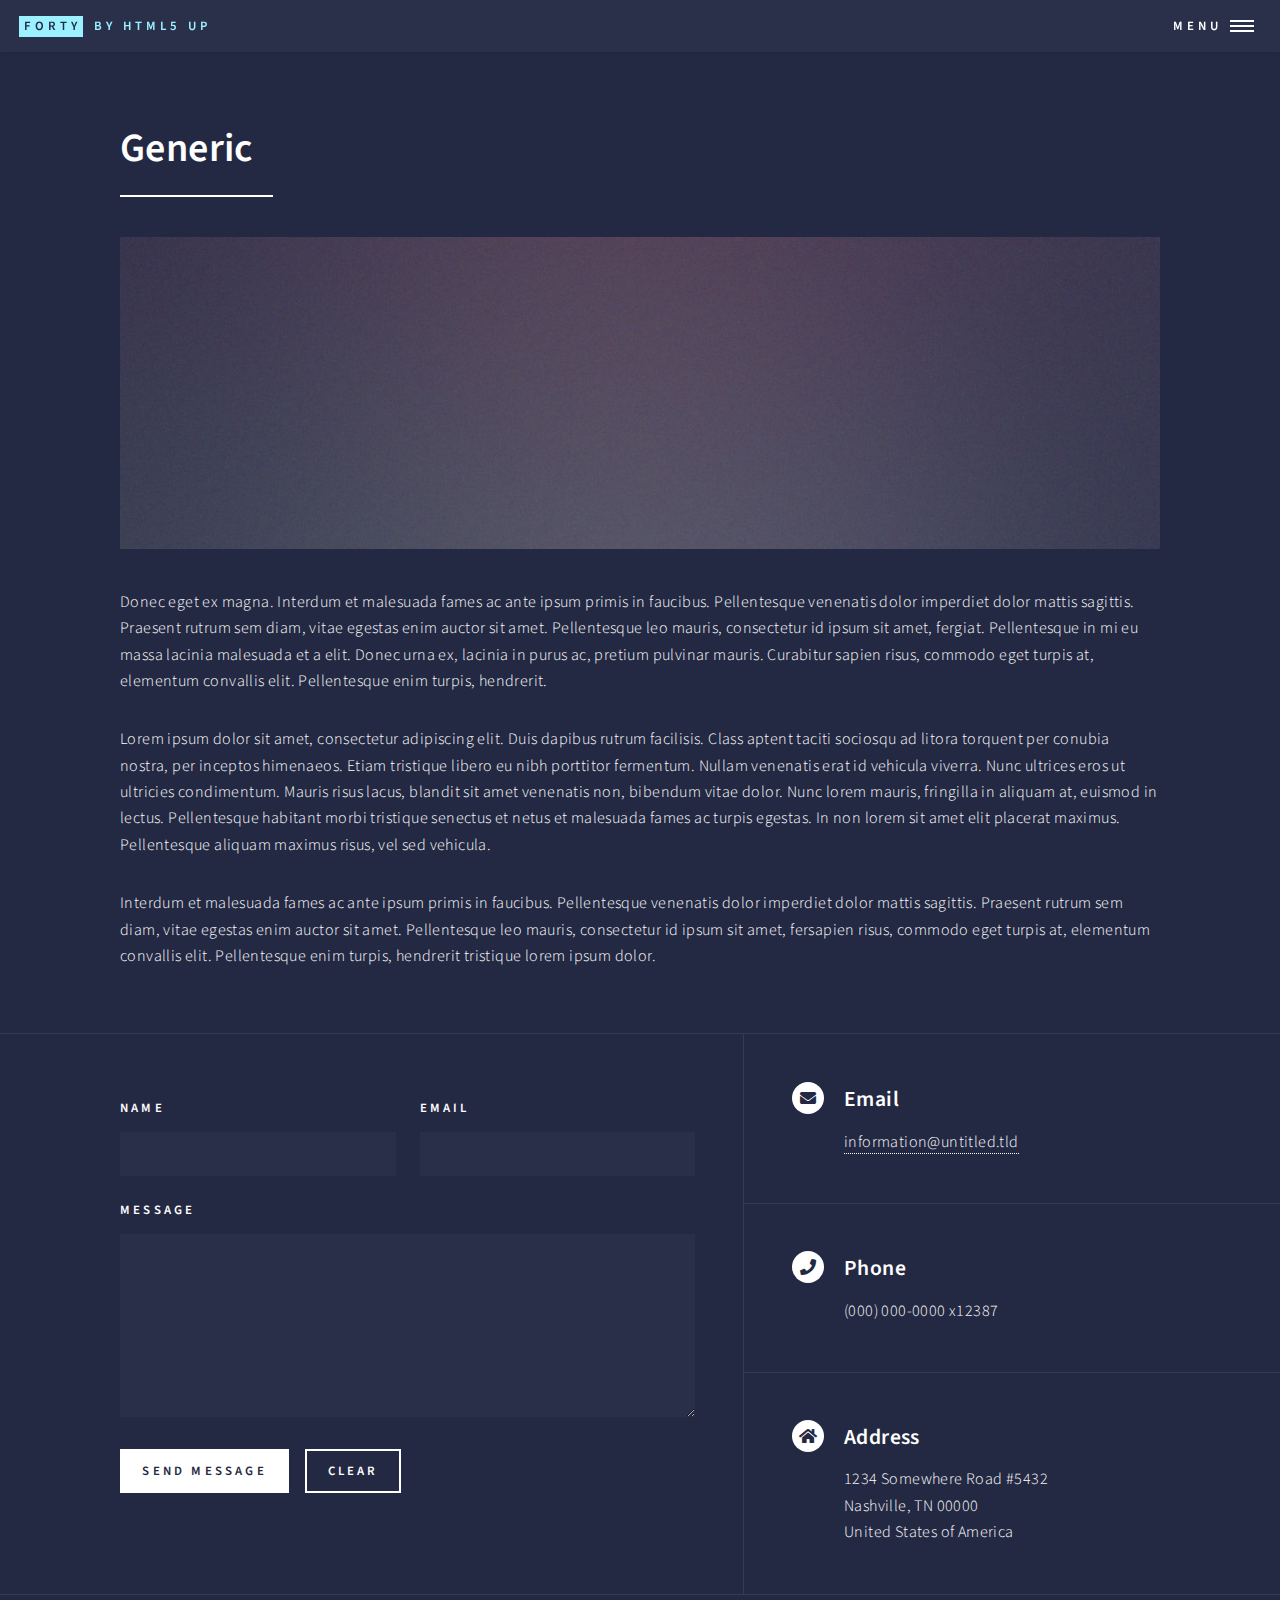
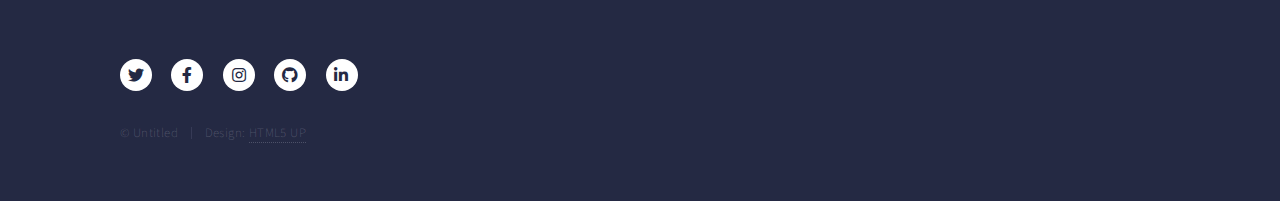
<file: generic.html>
<!DOCTYPE HTML>
<!--
	Forty by HTML5 UP
	html5up.net | @ajlkn
	Free for personal and commercial use under the CCA 3.0 license (html5up.net/license)
-->
<html>
	<head>
		<title>Generic - Forty by HTML5 UP</title>
		<meta charset="utf-8" />
		<meta name="viewport" content="width=device-width, initial-scale=1, user-scalable=no" />
		<link rel="stylesheet" href="assets/css/main.css" />
		<noscript><link rel="stylesheet" href="assets/css/noscript.css" /></noscript>
	</head>
	<body class="is-preload">

		<!-- Wrapper -->
			<div id="wrapper">

				<!-- Header -->
					<header id="header">
						<a href="index.html" class="logo"><strong>Forty</strong> <span>by HTML5 UP</span></a>
						<nav>
							<a href="#menu">Menu</a>
						</nav>
					</header>

				<!-- Menu -->
					<nav id="menu">
						<ul class="links">
							<li><a href="index.html">Home</a></li>
							<li><a href="landing.html">Landing</a></li>
							<li><a href="generic.html">Generic</a></li>
							<li><a href="elements.html">Elements</a></li>
						</ul>
						<ul class="actions stacked">
							<li><a href="#" class="button primary fit">Get Started</a></li>
							<li><a href="#" class="button fit">Log In</a></li>
						</ul>
					</nav>

				<!-- Main -->
					<div id="main" class="alt">

						<!-- One -->
							<section id="one">
								<div class="inner">
									<header class="major">
										<h1>Generic</h1>
									</header>
									<span class="image main"><img src="images/pic11.jpg" alt="" /></span>
									<p>Donec eget ex magna. Interdum et malesuada fames ac ante ipsum primis in faucibus. Pellentesque venenatis dolor imperdiet dolor mattis sagittis. Praesent rutrum sem diam, vitae egestas enim auctor sit amet. Pellentesque leo mauris, consectetur id ipsum sit amet, fergiat. Pellentesque in mi eu massa lacinia malesuada et a elit. Donec urna ex, lacinia in purus ac, pretium pulvinar mauris. Curabitur sapien risus, commodo eget turpis at, elementum convallis elit. Pellentesque enim turpis, hendrerit.</p>
									<p>Lorem ipsum dolor sit amet, consectetur adipiscing elit. Duis dapibus rutrum facilisis. Class aptent taciti sociosqu ad litora torquent per conubia nostra, per inceptos himenaeos. Etiam tristique libero eu nibh porttitor fermentum. Nullam venenatis erat id vehicula viverra. Nunc ultrices eros ut ultricies condimentum. Mauris risus lacus, blandit sit amet venenatis non, bibendum vitae dolor. Nunc lorem mauris, fringilla in aliquam at, euismod in lectus. Pellentesque habitant morbi tristique senectus et netus et malesuada fames ac turpis egestas. In non lorem sit amet elit placerat maximus. Pellentesque aliquam maximus risus, vel sed vehicula.</p>
									<p>Interdum et malesuada fames ac ante ipsum primis in faucibus. Pellentesque venenatis dolor imperdiet dolor mattis sagittis. Praesent rutrum sem diam, vitae egestas enim auctor sit amet. Pellentesque leo mauris, consectetur id ipsum sit amet, fersapien risus, commodo eget turpis at, elementum convallis elit. Pellentesque enim turpis, hendrerit tristique lorem ipsum dolor.</p>
								</div>
							</section>

					</div>

				<!-- Contact -->
					<section id="contact">
						<div class="inner">
							<section>
								<form method="post" action="#">
									<div class="fields">
										<div class="field half">
											<label for="name">Name</label>
											<input type="text" name="name" id="name" />
										</div>
										<div class="field half">
											<label for="email">Email</label>
											<input type="text" name="email" id="email" />
										</div>
										<div class="field">
											<label for="message">Message</label>
											<textarea name="message" id="message" rows="6"></textarea>
										</div>
									</div>
									<ul class="actions">
										<li><input type="submit" value="Send Message" class="primary" /></li>
										<li><input type="reset" value="Clear" /></li>
									</ul>
								</form>
							</section>
							<section class="split">
								<section>
									<div class="contact-method">
										<span class="icon solid alt fa-envelope"></span>
										<h3>Email</h3>
										<a href="#">information@untitled.tld</a>
									</div>
								</section>
								<section>
									<div class="contact-method">
										<span class="icon solid alt fa-phone"></span>
										<h3>Phone</h3>
										<span>(000) 000-0000 x12387</span>
									</div>
								</section>
								<section>
									<div class="contact-method">
										<span class="icon solid alt fa-home"></span>
										<h3>Address</h3>
										<span>1234 Somewhere Road #5432<br />
										Nashville, TN 00000<br />
										United States of America</span>
									</div>
								</section>
							</section>
						</div>
					</section>

				<!-- Footer -->
					<footer id="footer">
						<div class="inner">
							<ul class="icons">
								<li><a href="#" class="icon brands alt fa-twitter"><span class="label">Twitter</span></a></li>
								<li><a href="#" class="icon brands alt fa-facebook-f"><span class="label">Facebook</span></a></li>
								<li><a href="#" class="icon brands alt fa-instagram"><span class="label">Instagram</span></a></li>
								<li><a href="#" class="icon brands alt fa-github"><span class="label">GitHub</span></a></li>
								<li><a href="#" class="icon brands alt fa-linkedin-in"><span class="label">LinkedIn</span></a></li>
							</ul>
							<ul class="copyright">
								<li>&copy; Untitled</li><li>Design: <a href="https://html5up.net">HTML5 UP</a></li>
							</ul>
						</div>
					</footer>

			</div>

		<!-- Scripts -->
			<script src="assets/js/jquery.min.js"></script>
			<script src="assets/js/jquery.scrolly.min.js"></script>
			<script src="assets/js/jquery.scrollex.min.js"></script>
			<script src="assets/js/browser.min.js"></script>
			<script src="assets/js/breakpoints.min.js"></script>
			<script src="assets/js/util.js"></script>
			<script src="assets/js/main.js"></script>

	</body>
</html>
</file>
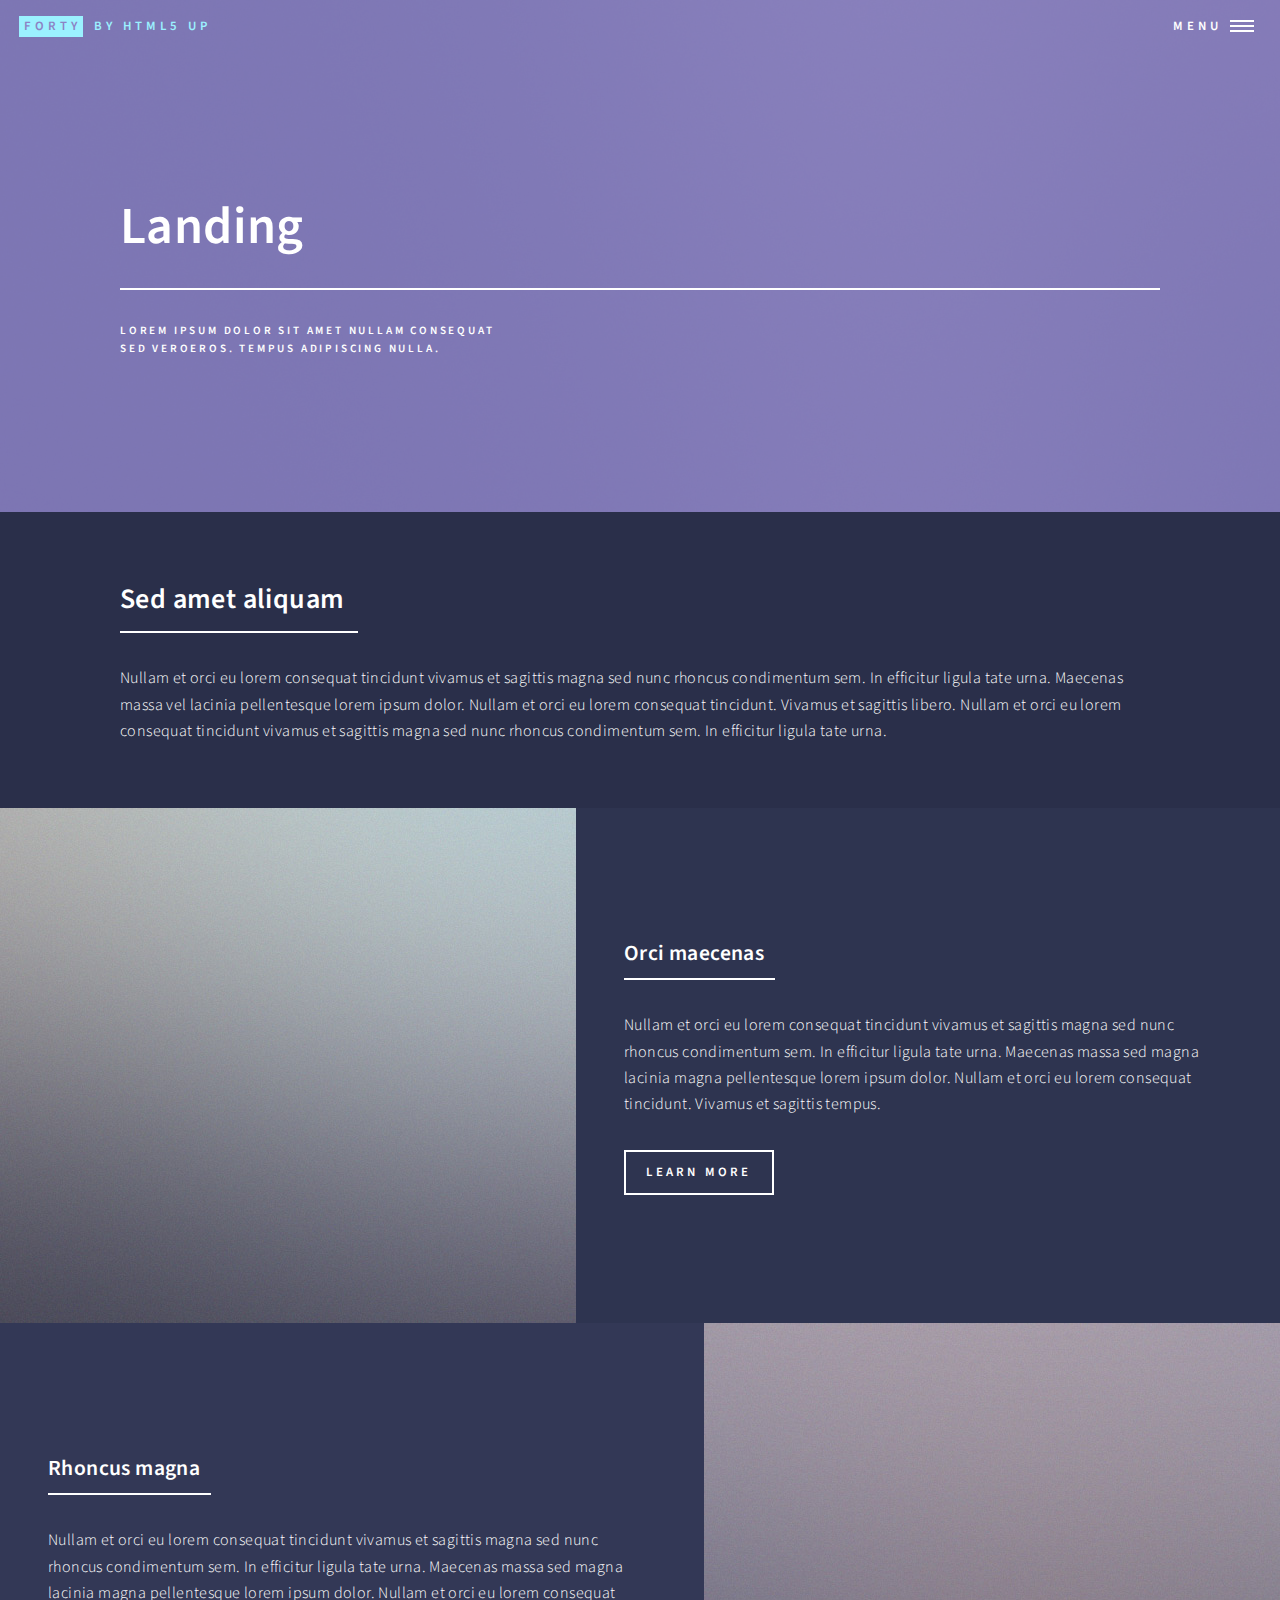
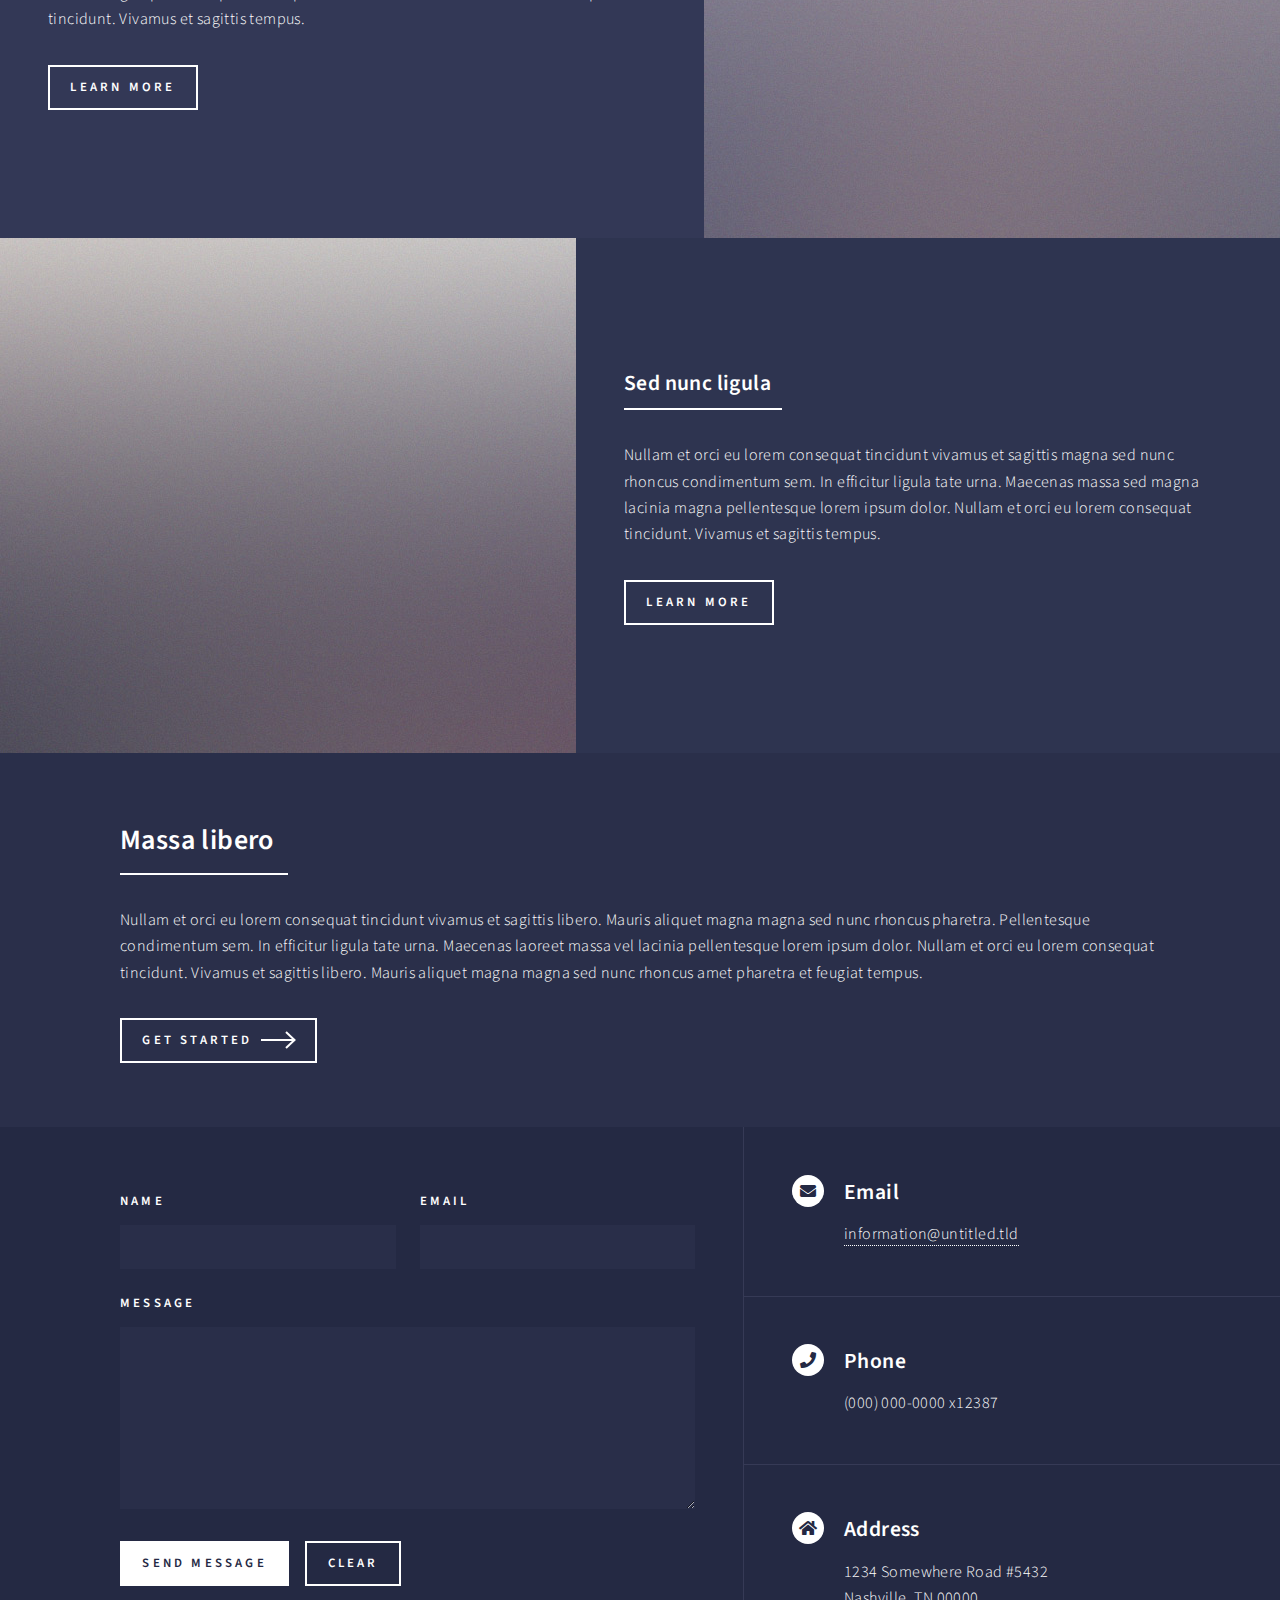
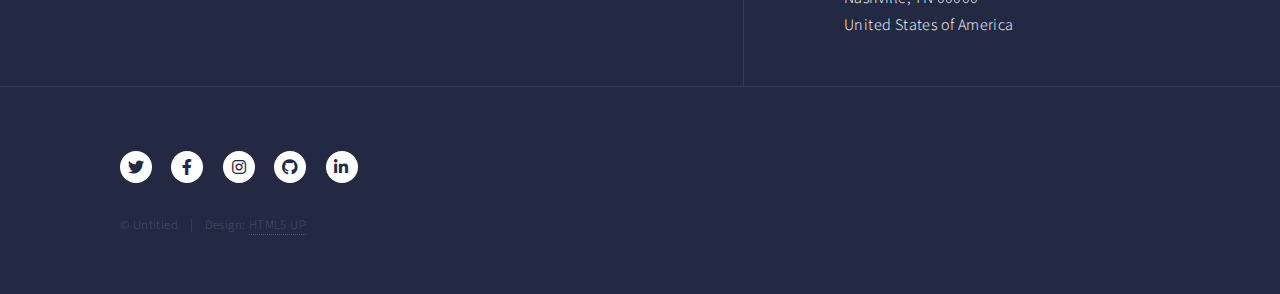
<file: landing.html>
<!DOCTYPE HTML>
<!--
	Forty by HTML5 UP
	html5up.net | @ajlkn
	Free for personal and commercial use under the CCA 3.0 license (html5up.net/license)
-->
<html>
	<head>
		<title>Landing - Forty by HTML5 UP</title>
		<meta charset="utf-8" />
		<meta name="viewport" content="width=device-width, initial-scale=1, user-scalable=no" />
		<link rel="stylesheet" href="assets/css/main.css" />
		<noscript><link rel="stylesheet" href="assets/css/noscript.css" /></noscript>
	</head>
	<body class="is-preload">

		<!-- Wrapper -->
			<div id="wrapper">

				<!-- Header -->
				<!-- Note: The "styleN" class below should match that of the banner element. -->
					<header id="header" class="alt style2">
						<a href="index.html" class="logo"><strong>Forty</strong> <span>by HTML5 UP</span></a>
						<nav>
							<a href="#menu">Menu</a>
						</nav>
					</header>

				<!-- Menu -->
					<nav id="menu">
						<ul class="links">
							<li><a href="index.html">Home</a></li>
							<li><a href="landing.html">Landing</a></li>
							<li><a href="generic.html">Generic</a></li>
							<li><a href="elements.html">Elements</a></li>
						</ul>
						<ul class="actions stacked">
							<li><a href="#" class="button primary fit">Get Started</a></li>
							<li><a href="#" class="button fit">Log In</a></li>
						</ul>
					</nav>

				<!-- Banner -->
				<!-- Note: The "styleN" class below should match that of the header element. -->
					<section id="banner" class="style2">
						<div class="inner">
							<span class="image">
								<img src="images/pic07.jpg" alt="" />
							</span>
							<header class="major">
								<h1>Landing</h1>
							</header>
							<div class="content">
								<p>Lorem ipsum dolor sit amet nullam consequat<br />
								sed veroeros. tempus adipiscing nulla.</p>
							</div>
						</div>
					</section>

				<!-- Main -->
					<div id="main">

						<!-- One -->
							<section id="one">
								<div class="inner">
									<header class="major">
										<h2>Sed amet aliquam</h2>
									</header>
									<p>Nullam et orci eu lorem consequat tincidunt vivamus et sagittis magna sed nunc rhoncus condimentum sem. In efficitur ligula tate urna. Maecenas massa vel lacinia pellentesque lorem ipsum dolor. Nullam et orci eu lorem consequat tincidunt. Vivamus et sagittis libero. Nullam et orci eu lorem consequat tincidunt vivamus et sagittis magna sed nunc rhoncus condimentum sem. In efficitur ligula tate urna.</p>
								</div>
							</section>

						<!-- Two -->
							<section id="two" class="spotlights">
								<section>
									<a href="generic.html" class="image">
										<img src="images/pic08.jpg" alt="" data-position="center center" />
									</a>
									<div class="content">
										<div class="inner">
											<header class="major">
												<h3>Orci maecenas</h3>
											</header>
											<p>Nullam et orci eu lorem consequat tincidunt vivamus et sagittis magna sed nunc rhoncus condimentum sem. In efficitur ligula tate urna. Maecenas massa sed magna lacinia magna pellentesque lorem ipsum dolor. Nullam et orci eu lorem consequat tincidunt. Vivamus et sagittis tempus.</p>
											<ul class="actions">
												<li><a href="generic.html" class="button">Learn more</a></li>
											</ul>
										</div>
									</div>
								</section>
								<section>
									<a href="generic.html" class="image">
										<img src="images/pic09.jpg" alt="" data-position="top center" />
									</a>
									<div class="content">
										<div class="inner">
											<header class="major">
												<h3>Rhoncus magna</h3>
											</header>
											<p>Nullam et orci eu lorem consequat tincidunt vivamus et sagittis magna sed nunc rhoncus condimentum sem. In efficitur ligula tate urna. Maecenas massa sed magna lacinia magna pellentesque lorem ipsum dolor. Nullam et orci eu lorem consequat tincidunt. Vivamus et sagittis tempus.</p>
											<ul class="actions">
												<li><a href="generic.html" class="button">Learn more</a></li>
											</ul>
										</div>
									</div>
								</section>
								<section>
									<a href="generic.html" class="image">
										<img src="images/pic10.jpg" alt="" data-position="25% 25%" />
									</a>
									<div class="content">
										<div class="inner">
											<header class="major">
												<h3>Sed nunc ligula</h3>
											</header>
											<p>Nullam et orci eu lorem consequat tincidunt vivamus et sagittis magna sed nunc rhoncus condimentum sem. In efficitur ligula tate urna. Maecenas massa sed magna lacinia magna pellentesque lorem ipsum dolor. Nullam et orci eu lorem consequat tincidunt. Vivamus et sagittis tempus.</p>
											<ul class="actions">
												<li><a href="generic.html" class="button">Learn more</a></li>
											</ul>
										</div>
									</div>
								</section>
							</section>

						<!-- Three -->
							<section id="three">
								<div class="inner">
									<header class="major">
										<h2>Massa libero</h2>
									</header>
									<p>Nullam et orci eu lorem consequat tincidunt vivamus et sagittis libero. Mauris aliquet magna magna sed nunc rhoncus pharetra. Pellentesque condimentum sem. In efficitur ligula tate urna. Maecenas laoreet massa vel lacinia pellentesque lorem ipsum dolor. Nullam et orci eu lorem consequat tincidunt. Vivamus et sagittis libero. Mauris aliquet magna magna sed nunc rhoncus amet pharetra et feugiat tempus.</p>
									<ul class="actions">
										<li><a href="generic.html" class="button next">Get Started</a></li>
									</ul>
								</div>
							</section>

					</div>

				<!-- Contact -->
					<section id="contact">
						<div class="inner">
							<section>
								<form method="post" action="#">
									<div class="fields">
										<div class="field half">
											<label for="name">Name</label>
											<input type="text" name="name" id="name" />
										</div>
										<div class="field half">
											<label for="email">Email</label>
											<input type="text" name="email" id="email" />
										</div>
										<div class="field">
											<label for="message">Message</label>
											<textarea name="message" id="message" rows="6"></textarea>
										</div>
									</div>
									<ul class="actions">
										<li><input type="submit" value="Send Message" class="primary" /></li>
										<li><input type="reset" value="Clear" /></li>
									</ul>
								</form>
							</section>
							<section class="split">
								<section>
									<div class="contact-method">
										<span class="icon solid alt fa-envelope"></span>
										<h3>Email</h3>
										<a href="#">information@untitled.tld</a>
									</div>
								</section>
								<section>
									<div class="contact-method">
										<span class="icon solid alt fa-phone"></span>
										<h3>Phone</h3>
										<span>(000) 000-0000 x12387</span>
									</div>
								</section>
								<section>
									<div class="contact-method">
										<span class="icon solid alt fa-home"></span>
										<h3>Address</h3>
										<span>1234 Somewhere Road #5432<br />
										Nashville, TN 00000<br />
										United States of America</span>
									</div>
								</section>
							</section>
						</div>
					</section>

				<!-- Footer -->
					<footer id="footer">
						<div class="inner">
							<ul class="icons">
								<li><a href="#" class="icon brands alt fa-twitter"><span class="label">Twitter</span></a></li>
								<li><a href="#" class="icon brands alt fa-facebook-f"><span class="label">Facebook</span></a></li>
								<li><a href="#" class="icon brands alt fa-instagram"><span class="label">Instagram</span></a></li>
								<li><a href="#" class="icon brands alt fa-github"><span class="label">GitHub</span></a></li>
								<li><a href="#" class="icon brands alt fa-linkedin-in"><span class="label">LinkedIn</span></a></li>
							</ul>
							<ul class="copyright">
								<li>&copy; Untitled</li><li>Design: <a href="https://html5up.net">HTML5 UP</a></li>
							</ul>
						</div>
					</footer>

			</div>

		<!-- Scripts -->
			<script src="assets/js/jquery.min.js"></script>
			<script src="assets/js/jquery.scrolly.min.js"></script>
			<script src="assets/js/jquery.scrollex.min.js"></script>
			<script src="assets/js/browser.min.js"></script>
			<script src="assets/js/breakpoints.min.js"></script>
			<script src="assets/js/util.js"></script>
			<script src="assets/js/main.js"></script>

	</body>
</html>
</file>
<file: assets/css/noscript.css>
/*
	Forty by HTML5 UP
	html5up.net | @ajlkn
	Free for personal and commercial use under the CCA 3.0 license (html5up.net/license)
*/

/* Banner */

	body.is-preload #banner:after {
		opacity: 0.85;
	}

	body.is-preload #banner > .inner {
		-moz-filter: none;
		-webkit-filter: none;
		-ms-filter: none;
		filter: none;
		-moz-transform: none;
		-webkit-transform: none;
		-ms-transform: none;
		transform: none;
		opacity: 1;
	}
</file>
<file: assets/css/main.css>
@import url(fontawesome-all.min.css);
@import url("https://fonts.googleapis.com/css?family=Source+Sans+Pro:300,300italic,600,600italic");

/*
	Forty by HTML5 UP
	html5up.net | @ajlkn
	Free for personal and commercial use under the CCA 3.0 license (html5up.net/license)
*/

html, body, div, span, applet, object,
iframe, h1, h2, h3, h4, h5, h6, p, blockquote,
pre, a, abbr, acronym, address, big, cite,
code, del, dfn, em, img, ins, kbd, q, s, samp,
small, strike, strong, sub, sup, tt, var, b,
u, i, center, dl, dt, dd, ol, ul, li, fieldset,
form, label, legend, table, caption, tbody,
tfoot, thead, tr, th, td, article, aside,
canvas, details, embed, figure, figcaption,
footer, header, hgroup, menu, nav, output, ruby,
section, summary, time, mark, audio, video {
	margin: 0;
	padding: 0;
	border: 0;
	font-size: 100%;
	font: inherit;
	vertical-align: baseline;}

article, aside, details, figcaption, figure,
footer, header, hgroup, menu, nav, section {
	display: block;}

body {
	line-height: 1;
}

ol, ul {
	list-style: none;
}

blockquote, q {
	quotes: none;
}

	blockquote:before, blockquote:after, q:before, q:after {
		content: '';
		content: none;
	}

table {
	border-collapse: collapse;
	border-spacing: 0;
}

body {
	-webkit-text-size-adjust: none;
}

mark {
	background-color: transparent;
	color: inherit;
}

input::-moz-focus-inner {
	border: 0;
	padding: 0;
}

input, select, textarea {
	-moz-appearance: none;
	-webkit-appearance: none;
	-ms-appearance: none;
	appearance: none;
}

/* Basic */

	@-ms-viewport {
		width: device-width;
	}

	body {
		-ms-overflow-style: scrollbar;
	}

	@media screen and (max-width: 480px) {

		html, body {
			min-width: 320px;
		}

	}

	html {
		box-sizing: border-box;
	}

	*, *:before, *:after {
		box-sizing: inherit;
	}

	body {
		background: #242943;
	}

		body.is-preload *, body.is-preload *:before, body.is-preload *:after {
			-moz-animation: none !important;
			-webkit-animation: none !important;
			-ms-animation: none !important;
			animation: none !important;
			-moz-transition: none !important;
			-webkit-transition: none !important;
			-ms-transition: none !important;
			transition: none !important;
		}

/* Type */

	body, input, select, textarea {
		color: #ffffff;
		font-family: "Source Sans Pro", Helvetica, sans-serif;
		font-size: 17pt;
		font-weight: 300;
		letter-spacing: 0.025em;
		line-height: 1.65;
	}

		@media screen and (max-width: 1680px) {

			body, input, select, textarea {
				font-size: 14pt;
			}

		}

		@media screen and (max-width: 1280px) {

			body, input, select, textarea {
				font-size: 12pt;
			}

		}

		@media screen and (max-width: 360px) {

			body, input, select, textarea {
				font-size: 11pt;
			}

		}

	a {
		-moz-transition: color 0.2s ease-in-out, border-bottom-color 0.2s ease-in-out;
		-webkit-transition: color 0.2s ease-in-out, border-bottom-color 0.2s ease-in-out;
		-ms-transition: color 0.2s ease-in-out, border-bottom-color 0.2s ease-in-out;
		transition: color 0.2s ease-in-out, border-bottom-color 0.2s ease-in-out;
		border-bottom: dotted 1px;
		color: inherit;
		text-decoration: none;
	}

		a:hover {
			border-bottom-color: transparent;
			color: #9bf1ff !important;
		}

		a:active {
			color: #53e3fb !important;
		}

	strong, b {
		color: #ffffff;
		font-weight: 600;
	}

	em, i {
		font-style: italic;
	}

	p {
		margin: 0 0 2em 0;
	}

	h1, h2, h3, h4, h5, h6 {
		color: #ffffff;
		font-weight: 600;
		line-height: 1.65;
		margin: 0 0 1em 0;
	}

		h1 a, h2 a, h3 a, h4 a, h5 a, h6 a {
			color: inherit;
			border-bottom: 0;
		}

	h1 {
		font-size: 2.5em;
	}

	h2 {
		font-size: 1.75em;
	}

	h3 {
		font-size: 1.35em;
	}

	h4 {
		font-size: 1.1em;
	}

	h5 {
		font-size: 0.9em;
	}

	h6 {
		font-size: 0.7em;
	}

	@media screen and (max-width: 736px) {

		h1 {
			font-size: 2em;
		}

		h2 {
			font-size: 1.5em;
		}

		h3 {
			font-size: 1.25em;
		}

	}

	sub {
		font-size: 0.8em;
		position: relative;
		top: 0.5em;
	}

	sup {
		font-size: 0.8em;
		position: relative;
		top: -0.5em;
	}

	blockquote {
		border-left: solid 4px rgba(212, 212, 255, 0.1);
		font-style: italic;
		margin: 0 0 2em 0;
		padding: 0.5em 0 0.5em 2em;
	}

	code {
		background: rgba(212, 212, 255, 0.035);
		font-family: "Courier New", monospace;
		font-size: 0.9em;
		margin: 0 0.25em;
		padding: 0.25em 0.65em;
	}

	pre {
		-webkit-overflow-scrolling: touch;
		font-family: "Courier New", monospace;
		font-size: 0.9em;
		margin: 0 0 2em 0;
	}

		pre code {
			display: block;
			line-height: 1.75;
			padding: 1em 1.5em;
			overflow-x: auto;
		}

	hr {
		border: 0;
		border-bottom: solid 1px rgba(212, 212, 255, 0.1);
		margin: 2em 0;
	}

		hr.major {
			margin: 3em 0;
		}

	.align-left {
		text-align: left;
	}

	.align-center {
		text-align: center;
	}

	.align-right {
		text-align: right;
	}

/* Row */

	.row {
		display: flex;
		flex-wrap: wrap;
		box-sizing: border-box;
		align-items: stretch;
	}

		.row > * {
			box-sizing: border-box;
		}

		.row.gtr-uniform > * > :last-child {
			margin-bottom: 0;
		}

		.row.aln-left {
			justify-content: flex-start;
		}

		.row.aln-center {
			justify-content: center;
		}

		.row.aln-right {
			justify-content: flex-end;
		}

		.row.aln-top {
			align-items: flex-start;
		}

		.row.aln-middle {
			align-items: center;
		}

		.row.aln-bottom {
			align-items: flex-end;
		}

		.row > .imp {
			order: -1;
		}

		.row > .col-1 {
			width: 8.33333%;
		}

		.row > .off-1 {
			margin-left: 8.33333%;
		}

		.row > .col-2 {
			width: 16.66667%;
		}

		.row > .off-2 {
			margin-left: 16.66667%;
		}

		.row > .col-3 {
			width: 25%;
		}

		.row > .off-3 {
			margin-left: 25%;
		}

		.row > .col-4 {
			width: 33.33333%;
		}

		.row > .off-4 {
			margin-left: 33.33333%;
		}

		.row > .col-5 {
			width: 41.66667%;
		}

		.row > .off-5 {
			margin-left: 41.66667%;
		}

		.row > .col-6 {
			width: 50%;
		}

		.row > .off-6 {
			margin-left: 50%;
		}

		.row > .col-7 {
			width: 58.33333%;
		}

		.row > .off-7 {
			margin-left: 58.33333%;
		}

		.row > .col-8 {
			width: 66.66667%;
		}

		.row > .off-8 {
			margin-left: 66.66667%;
		}

		.row > .col-9 {
			width: 75%;
		}

		.row > .off-9 {
			margin-left: 75%;
		}

		.row > .col-10 {
			width: 83.33333%;
		}

		.row > .off-10 {
			margin-left: 83.33333%;
		}

		.row > .col-11 {
			width: 91.66667%;
		}

		.row > .off-11 {
			margin-left: 91.66667%;
		}

		.row > .col-12 {
			width: 100%;
		}

		.row > .off-12 {
			margin-left: 100%;
		}

		.row.gtr-0 {
			margin-top: 0;
			margin-left: 0em;
		}

			.row.gtr-0 > * {
				padding: 0 0 0 0em;
			}

			.row.gtr-0.gtr-uniform {
				margin-top: 0em;
			}

				.row.gtr-0.gtr-uniform > * {
					padding-top: 0em;
				}

		.row.gtr-25 {
			margin-top: 0;
			margin-left: -0.5em;
		}

			.row.gtr-25 > * {
				padding: 0 0 0 0.5em;
			}

			.row.gtr-25.gtr-uniform {
				margin-top: -0.5em;
			}

				.row.gtr-25.gtr-uniform > * {
					padding-top: 0.5em;
				}

		.row.gtr-50 {
			margin-top: 0;
			margin-left: -1em;
		}

			.row.gtr-50 > * {
				padding: 0 0 0 1em;
			}

			.row.gtr-50.gtr-uniform {
				margin-top: -1em;
			}

				.row.gtr-50.gtr-uniform > * {
					padding-top: 1em;
				}

		.row {
			margin-top: 0;
			margin-left: -2em;
		}

			.row > * {
				padding: 0 0 0 2em;
			}

			.row.gtr-uniform {
				margin-top: -2em;
			}

				.row.gtr-uniform > * {
					padding-top: 2em;
				}

		.row.gtr-150 {
			margin-top: 0;
			margin-left: -3em;
		}

			.row.gtr-150 > * {
				padding: 0 0 0 3em;
			}

			.row.gtr-150.gtr-uniform {
				margin-top: -3em;
			}

				.row.gtr-150.gtr-uniform > * {
					padding-top: 3em;
				}

		.row.gtr-200 {
			margin-top: 0;
			margin-left: -4em;
		}

			.row.gtr-200 > * {
				padding: 0 0 0 4em;
			}

			.row.gtr-200.gtr-uniform {
				margin-top: -4em;
			}

				.row.gtr-200.gtr-uniform > * {
					padding-top: 4em;
				}

		@media screen and (max-width: 1680px) {

			.row {
				display: flex;
				flex-wrap: wrap;
				box-sizing: border-box;
				align-items: stretch;
			}

				.row > * {
					box-sizing: border-box;
				}

				.row.gtr-uniform > * > :last-child {
					margin-bottom: 0;
				}

				.row.aln-left {
					justify-content: flex-start;
				}

				.row.aln-center {
					justify-content: center;
				}

				.row.aln-right {
					justify-content: flex-end;
				}

				.row.aln-top {
					align-items: flex-start;
				}

				.row.aln-middle {
					align-items: center;
				}

				.row.aln-bottom {
					align-items: flex-end;
				}

				.row > .imp-xlarge {
					order: -1;
				}

				.row > .col-1-xlarge {
					width: 8.33333%;
				}

				.row > .off-1-xlarge {
					margin-left: 8.33333%;
				}

				.row > .col-2-xlarge {
					width: 16.66667%;
				}

				.row > .off-2-xlarge {
					margin-left: 16.66667%;
				}

				.row > .col-3-xlarge {
					width: 25%;
				}

				.row > .off-3-xlarge {
					margin-left: 25%;
				}

				.row > .col-4-xlarge {
					width: 33.33333%;
				}

				.row > .off-4-xlarge {
					margin-left: 33.33333%;
				}

				.row > .col-5-xlarge {
					width: 41.66667%;
				}

				.row > .off-5-xlarge {
					margin-left: 41.66667%;
				}

				.row > .col-6-xlarge {
					width: 50%;
				}

				.row > .off-6-xlarge {
					margin-left: 50%;
				}

				.row > .col-7-xlarge {
					width: 58.33333%;
				}

				.row > .off-7-xlarge {
					margin-left: 58.33333%;
				}

				.row > .col-8-xlarge {
					width: 66.66667%;
				}

				.row > .off-8-xlarge {
					margin-left: 66.66667%;
				}

				.row > .col-9-xlarge {
					width: 75%;
				}

				.row > .off-9-xlarge {
					margin-left: 75%;
				}

				.row > .col-10-xlarge {
					width: 83.33333%;
				}

				.row > .off-10-xlarge {
					margin-left: 83.33333%;
				}

				.row > .col-11-xlarge {
					width: 91.66667%;
				}

				.row > .off-11-xlarge {
					margin-left: 91.66667%;
				}

				.row > .col-12-xlarge {
					width: 100%;
				}

				.row > .off-12-xlarge {
					margin-left: 100%;
				}

				.row.gtr-0 {
					margin-top: 0;
					margin-left: 0em;
				}

					.row.gtr-0 > * {
						padding: 0 0 0 0em;
					}

					.row.gtr-0.gtr-uniform {
						margin-top: 0em;
					}

						.row.gtr-0.gtr-uniform > * {
							padding-top: 0em;
						}

				.row.gtr-25 {
					margin-top: 0;
					margin-left: -0.5em;
				}

					.row.gtr-25 > * {
						padding: 0 0 0 0.5em;
					}

					.row.gtr-25.gtr-uniform {
						margin-top: -0.5em;
					}

						.row.gtr-25.gtr-uniform > * {
							padding-top: 0.5em;
						}

				.row.gtr-50 {
					margin-top: 0;
					margin-left: -1em;
				}

					.row.gtr-50 > * {
						padding: 0 0 0 1em;
					}

					.row.gtr-50.gtr-uniform {
						margin-top: -1em;
					}

						.row.gtr-50.gtr-uniform > * {
							padding-top: 1em;
						}

				.row {
					margin-top: 0;
					margin-left: -2em;
				}

					.row > * {
						padding: 0 0 0 2em;
					}

					.row.gtr-uniform {
						margin-top: -2em;
					}

						.row.gtr-uniform > * {
							padding-top: 2em;
						}

				.row.gtr-150 {
					margin-top: 0;
					margin-left: -3em;
				}

					.row.gtr-150 > * {
						padding: 0 0 0 3em;
					}

					.row.gtr-150.gtr-uniform {
						margin-top: -3em;
					}

						.row.gtr-150.gtr-uniform > * {
							padding-top: 3em;
						}

				.row.gtr-200 {
					margin-top: 0;
					margin-left: -4em;
				}

					.row.gtr-200 > * {
						padding: 0 0 0 4em;
					}

					.row.gtr-200.gtr-uniform {
						margin-top: -4em;
					}

						.row.gtr-200.gtr-uniform > * {
							padding-top: 4em;
						}

		}

		@media screen and (max-width: 1280px) {

			.row {
				display: flex;
				flex-wrap: wrap;
				box-sizing: border-box;
				align-items: stretch;
			}

				.row > * {
					box-sizing: border-box;
				}

				.row.gtr-uniform > * > :last-child {
					margin-bottom: 0;
				}

				.row.aln-left {
					justify-content: flex-start;
				}

				.row.aln-center {
					justify-content: center;
				}

				.row.aln-right {
					justify-content: flex-end;
				}

				.row.aln-top {
					align-items: flex-start;
				}

				.row.aln-middle {
					align-items: center;
				}

				.row.aln-bottom {
					align-items: flex-end;
				}

				.row > .imp-large {
					order: -1;
				}

				.row > .col-1-large {
					width: 8.33333%;
				}

				.row > .off-1-large {
					margin-left: 8.33333%;
				}

				.row > .col-2-large {
					width: 16.66667%;
				}

				.row > .off-2-large {
					margin-left: 16.66667%;
				}

				.row > .col-3-large {
					width: 25%;
				}

				.row > .off-3-large {
					margin-left: 25%;
				}

				.row > .col-4-large {
					width: 33.33333%;
				}

				.row > .off-4-large {
					margin-left: 33.33333%;
				}

				.row > .col-5-large {
					width: 41.66667%;
				}

				.row > .off-5-large {
					margin-left: 41.66667%;
				}

				.row > .col-6-large {
					width: 50%;
				}

				.row > .off-6-large {
					margin-left: 50%;
				}

				.row > .col-7-large {
					width: 58.33333%;
				}

				.row > .off-7-large {
					margin-left: 58.33333%;
				}

				.row > .col-8-large {
					width: 66.66667%;
				}

				.row > .off-8-large {
					margin-left: 66.66667%;
				}

				.row > .col-9-large {
					width: 75%;
				}

				.row > .off-9-large {
					margin-left: 75%;
				}

				.row > .col-10-large {
					width: 83.33333%;
				}

				.row > .off-10-large {
					margin-left: 83.33333%;
				}

				.row > .col-11-large {
					width: 91.66667%;
				}

				.row > .off-11-large {
					margin-left: 91.66667%;
				}

				.row > .col-12-large {
					width: 100%;
				}

				.row > .off-12-large {
					margin-left: 100%;
				}

				.row.gtr-0 {
					margin-top: 0;
					margin-left: 0em;
				}

					.row.gtr-0 > * {
						padding: 0 0 0 0em;
					}

					.row.gtr-0.gtr-uniform {
						margin-top: 0em;
					}

						.row.gtr-0.gtr-uniform > * {
							padding-top: 0em;
						}

				.row.gtr-25 {
					margin-top: 0;
					margin-left: -0.375em;
				}

					.row.gtr-25 > * {
						padding: 0 0 0 0.375em;
					}

					.row.gtr-25.gtr-uniform {
						margin-top: -0.375em;
					}

						.row.gtr-25.gtr-uniform > * {
							padding-top: 0.375em;
						}

				.row.gtr-50 {
					margin-top: 0;
					margin-left: -0.75em;
				}

					.row.gtr-50 > * {
						padding: 0 0 0 0.75em;
					}

					.row.gtr-50.gtr-uniform {
						margin-top: -0.75em;
					}

						.row.gtr-50.gtr-uniform > * {
							padding-top: 0.75em;
						}

				.row {
					margin-top: 0;
					margin-left: -1.5em;
				}

					.row > * {
						padding: 0 0 0 1.5em;
					}

					.row.gtr-uniform {
						margin-top: -1.5em;
					}

						.row.gtr-uniform > * {
							padding-top: 1.5em;
						}

				.row.gtr-150 {
					margin-top: 0;
					margin-left: -2.25em;
				}

					.row.gtr-150 > * {
						padding: 0 0 0 2.25em;
					}

					.row.gtr-150.gtr-uniform {
						margin-top: -2.25em;
					}

						.row.gtr-150.gtr-uniform > * {
							padding-top: 2.25em;
						}

				.row.gtr-200 {
					margin-top: 0;
					margin-left: -3em;
				}

					.row.gtr-200 > * {
						padding: 0 0 0 3em;
					}

					.row.gtr-200.gtr-uniform {
						margin-top: -3em;
					}

						.row.gtr-200.gtr-uniform > * {
							padding-top: 3em;
						}

		}

		@media screen and (max-width: 980px) {

			.row {
				display: flex;
				flex-wrap: wrap;
				box-sizing: border-box;
				align-items: stretch;
			}

				.row > * {
					box-sizing: border-box;
				}

				.row.gtr-uniform > * > :last-child {
					margin-bottom: 0;
				}

				.row.aln-left {
					justify-content: flex-start;
				}

				.row.aln-center {
					justify-content: center;
				}

				.row.aln-right {
					justify-content: flex-end;
				}

				.row.aln-top {
					align-items: flex-start;
				}

				.row.aln-middle {
					align-items: center;
				}

				.row.aln-bottom {
					align-items: flex-end;
				}

				.row > .imp-medium {
					order: -1;
				}

				.row > .col-1-medium {
					width: 8.33333%;
				}

				.row > .off-1-medium {
					margin-left: 8.33333%;
				}

				.row > .col-2-medium {
					width: 16.66667%;
				}

				.row > .off-2-medium {
					margin-left: 16.66667%;
				}

				.row > .col-3-medium {
					width: 25%;
				}

				.row > .off-3-medium {
					margin-left: 25%;
				}

				.row > .col-4-medium {
					width: 33.33333%;
				}

				.row > .off-4-medium {
					margin-left: 33.33333%;
				}

				.row > .col-5-medium {
					width: 41.66667%;
				}

				.row > .off-5-medium {
					margin-left: 41.66667%;
				}

				.row > .col-6-medium {
					width: 50%;
				}

				.row > .off-6-medium {
					margin-left: 50%;
				}

				.row > .col-7-medium {
					width: 58.33333%;
				}

				.row > .off-7-medium {
					margin-left: 58.33333%;
				}

				.row > .col-8-medium {
					width: 66.66667%;
				}

				.row > .off-8-medium {
					margin-left: 66.66667%;
				}

				.row > .col-9-medium {
					width: 75%;
				}

				.row > .off-9-medium {
					margin-left: 75%;
				}

				.row > .col-10-medium {
					width: 83.33333%;
				}

				.row > .off-10-medium {
					margin-left: 83.33333%;
				}

				.row > .col-11-medium {
					width: 91.66667%;
				}

				.row > .off-11-medium {
					margin-left: 91.66667%;
				}

				.row > .col-12-medium {
					width: 100%;
				}

				.row > .off-12-medium {
					margin-left: 100%;
				}

				.row.gtr-0 {
					margin-top: 0;
					margin-left: 0em;
				}

					.row.gtr-0 > * {
						padding: 0 0 0 0em;
					}

					.row.gtr-0.gtr-uniform {
						margin-top: 0em;
					}

						.row.gtr-0.gtr-uniform > * {
							padding-top: 0em;
						}

				.row.gtr-25 {
					margin-top: 0;
					margin-left: -0.375em;
				}

					.row.gtr-25 > * {
						padding: 0 0 0 0.375em;
					}

					.row.gtr-25.gtr-uniform {
						margin-top: -0.375em;
					}

						.row.gtr-25.gtr-uniform > * {
							padding-top: 0.375em;
						}

				.row.gtr-50 {
					margin-top: 0;
					margin-left: -0.75em;
				}

					.row.gtr-50 > * {
						padding: 0 0 0 0.75em;
					}

					.row.gtr-50.gtr-uniform {
						margin-top: -0.75em;
					}

						.row.gtr-50.gtr-uniform > * {
							padding-top: 0.75em;
						}

				.row {
					margin-top: 0;
					margin-left: -1.5em;
				}

					.row > * {
						padding: 0 0 0 1.5em;
					}

					.row.gtr-uniform {
						margin-top: -1.5em;
					}

						.row.gtr-uniform > * {
							padding-top: 1.5em;
						}

				.row.gtr-150 {
					margin-top: 0;
					margin-left: -2.25em;
				}

					.row.gtr-150 > * {
						padding: 0 0 0 2.25em;
					}

					.row.gtr-150.gtr-uniform {
						margin-top: -2.25em;
					}

						.row.gtr-150.gtr-uniform > * {
							padding-top: 2.25em;
						}

				.row.gtr-200 {
					margin-top: 0;
					margin-left: -3em;
				}

					.row.gtr-200 > * {
						padding: 0 0 0 3em;
					}

					.row.gtr-200.gtr-uniform {
						margin-top: -3em;
					}

						.row.gtr-200.gtr-uniform > * {
							padding-top: 3em;
						}

		}

		@media screen and (max-width: 736px) {

			.row {
				display: flex;
				flex-wrap: wrap;
				box-sizing: border-box;
				align-items: stretch;
			}

				.row > * {
					box-sizing: border-box;
				}

				.row.gtr-uniform > * > :last-child {
					margin-bottom: 0;
				}

				.row.aln-left {
					justify-content: flex-start;
				}

				.row.aln-center {
					justify-content: center;
				}

				.row.aln-right {
					justify-content: flex-end;
				}

				.row.aln-top {
					align-items: flex-start;
				}

				.row.aln-middle {
					align-items: center;
				}

				.row.aln-bottom {
					align-items: flex-end;
				}

				.row > .imp-small {
					order: -1;
				}

				.row > .col-1-small {
					width: 8.33333%;
				}

				.row > .off-1-small {
					margin-left: 8.33333%;
				}

				.row > .col-2-small {
					width: 16.66667%;
				}

				.row > .off-2-small {
					margin-left: 16.66667%;
				}

				.row > .col-3-small {
					width: 25%;
				}

				.row > .off-3-small {
					margin-left: 25%;
				}

				.row > .col-4-small {
					width: 33.33333%;
				}

				.row > .off-4-small {
					margin-left: 33.33333%;
				}

				.row > .col-5-small {
					width: 41.66667%;
				}

				.row > .off-5-small {
					margin-left: 41.66667%;
				}

				.row > .col-6-small {
					width: 50%;
				}

				.row > .off-6-small {
					margin-left: 50%;
				}

				.row > .col-7-small {
					width: 58.33333%;
				}

				.row > .off-7-small {
					margin-left: 58.33333%;
				}

				.row > .col-8-small {
					width: 66.66667%;
				}

				.row > .off-8-small {
					margin-left: 66.66667%;
				}

				.row > .col-9-small {
					width: 75%;
				}

				.row > .off-9-small {
					margin-left: 75%;
				}

				.row > .col-10-small {
					width: 83.33333%;
				}

				.row > .off-10-small {
					margin-left: 83.33333%;
				}

				.row > .col-11-small {
					width: 91.66667%;
				}

				.row > .off-11-small {
					margin-left: 91.66667%;
				}

				.row > .col-12-small {
					width: 100%;
				}

				.row > .off-12-small {
					margin-left: 100%;
				}

				.row.gtr-0 {
					margin-top: 0;
					margin-left: 0em;
				}

					.row.gtr-0 > * {
						padding: 0 0 0 0em;
					}

					.row.gtr-0.gtr-uniform {
						margin-top: 0em;
					}

						.row.gtr-0.gtr-uniform > * {
							padding-top: 0em;
						}

				.row.gtr-25 {
					margin-top: 0;
					margin-left: -0.3125em;
				}

					.row.gtr-25 > * {
						padding: 0 0 0 0.3125em;
					}

					.row.gtr-25.gtr-uniform {
						margin-top: -0.3125em;
					}

						.row.gtr-25.gtr-uniform > * {
							padding-top: 0.3125em;
						}

				.row.gtr-50 {
					margin-top: 0;
					margin-left: -0.625em;
				}

					.row.gtr-50 > * {
						padding: 0 0 0 0.625em;
					}

					.row.gtr-50.gtr-uniform {
						margin-top: -0.625em;
					}

						.row.gtr-50.gtr-uniform > * {
							padding-top: 0.625em;
						}

				.row {
					margin-top: 0;
					margin-left: -1.25em;
				}

					.row > * {
						padding: 0 0 0 1.25em;
					}

					.row.gtr-uniform {
						margin-top: -1.25em;
					}

						.row.gtr-uniform > * {
							padding-top: 1.25em;
						}

				.row.gtr-150 {
					margin-top: 0;
					margin-left: -1.875em;
				}

					.row.gtr-150 > * {
						padding: 0 0 0 1.875em;
					}

					.row.gtr-150.gtr-uniform {
						margin-top: -1.875em;
					}

						.row.gtr-150.gtr-uniform > * {
							padding-top: 1.875em;
						}

				.row.gtr-200 {
					margin-top: 0;
					margin-left: -2.5em;
				}

					.row.gtr-200 > * {
						padding: 0 0 0 2.5em;
					}

					.row.gtr-200.gtr-uniform {
						margin-top: -2.5em;
					}

						.row.gtr-200.gtr-uniform > * {
							padding-top: 2.5em;
						}

		}

		@media screen and (max-width: 480px) {

			.row {
				display: flex;
				flex-wrap: wrap;
				box-sizing: border-box;
				align-items: stretch;
			}

				.row > * {
					box-sizing: border-box;
				}

				.row.gtr-uniform > * > :last-child {
					margin-bottom: 0;
				}

				.row.aln-left {
					justify-content: flex-start;
				}

				.row.aln-center {
					justify-content: center;
				}

				.row.aln-right {
					justify-content: flex-end;
				}

				.row.aln-top {
					align-items: flex-start;
				}

				.row.aln-middle {
					align-items: center;
				}

				.row.aln-bottom {
					align-items: flex-end;
				}

				.row > .imp-xsmall {
					order: -1;
				}

				.row > .col-1-xsmall {
					width: 8.33333%;
				}

				.row > .off-1-xsmall {
					margin-left: 8.33333%;
				}

				.row > .col-2-xsmall {
					width: 16.66667%;
				}

				.row > .off-2-xsmall {
					margin-left: 16.66667%;
				}

				.row > .col-3-xsmall {
					width: 25%;
				}

				.row > .off-3-xsmall {
					margin-left: 25%;
				}

				.row > .col-4-xsmall {
					width: 33.33333%;
				}

				.row > .off-4-xsmall {
					margin-left: 33.33333%;
				}

				.row > .col-5-xsmall {
					width: 41.66667%;
				}

				.row > .off-5-xsmall {
					margin-left: 41.66667%;
				}

				.row > .col-6-xsmall {
					width: 50%;
				}

				.row > .off-6-xsmall {
					margin-left: 50%;
				}

				.row > .col-7-xsmall {
					width: 58.33333%;
				}

				.row > .off-7-xsmall {
					margin-left: 58.33333%;
				}

				.row > .col-8-xsmall {
					width: 66.66667%;
				}

				.row > .off-8-xsmall {
					margin-left: 66.66667%;
				}

				.row > .col-9-xsmall {
					width: 75%;
				}

				.row > .off-9-xsmall {
					margin-left: 75%;
				}

				.row > .col-10-xsmall {
					width: 83.33333%;
				}

				.row > .off-10-xsmall {
					margin-left: 83.33333%;
				}

				.row > .col-11-xsmall {
					width: 91.66667%;
				}

				.row > .off-11-xsmall {
					margin-left: 91.66667%;
				}

				.row > .col-12-xsmall {
					width: 100%;
				}

				.row > .off-12-xsmall {
					margin-left: 100%;
				}

				.row.gtr-0 {
					margin-top: 0;
					margin-left: 0em;
				}

					.row.gtr-0 > * {
						padding: 0 0 0 0em;
					}

					.row.gtr-0.gtr-uniform {
						margin-top: 0em;
					}

						.row.gtr-0.gtr-uniform > * {
							padding-top: 0em;
						}

				.row.gtr-25 {
					margin-top: 0;
					margin-left: -0.3125em;
				}

					.row.gtr-25 > * {
						padding: 0 0 0 0.3125em;
					}

					.row.gtr-25.gtr-uniform {
						margin-top: -0.3125em;
					}

						.row.gtr-25.gtr-uniform > * {
							padding-top: 0.3125em;
						}

				.row.gtr-50 {
					margin-top: 0;
					margin-left: -0.625em;
				}

					.row.gtr-50 > * {
						padding: 0 0 0 0.625em;
					}

					.row.gtr-50.gtr-uniform {
						margin-top: -0.625em;
					}

						.row.gtr-50.gtr-uniform > * {
							padding-top: 0.625em;
						}

				.row {
					margin-top: 0;
					margin-left: -1.25em;
				}

					.row > * {
						padding: 0 0 0 1.25em;
					}

					.row.gtr-uniform {
						margin-top: -1.25em;
					}

						.row.gtr-uniform > * {
							padding-top: 1.25em;
						}

				.row.gtr-150 {
					margin-top: 0;
					margin-left: -1.875em;
				}

					.row.gtr-150 > * {
						padding: 0 0 0 1.875em;
					}

					.row.gtr-150.gtr-uniform {
						margin-top: -1.875em;
					}

						.row.gtr-150.gtr-uniform > * {
							padding-top: 1.875em;
						}

				.row.gtr-200 {
					margin-top: 0;
					margin-left: -2.5em;
				}

					.row.gtr-200 > * {
						padding: 0 0 0 2.5em;
					}

					.row.gtr-200.gtr-uniform {
						margin-top: -2.5em;
					}

						.row.gtr-200.gtr-uniform > * {
							padding-top: 2.5em;
						}

		}

/* Section/Article */

	section.special, article.special {
		text-align: center;
	}

	header.major {
		width: -moz-max-content;
		width: -webkit-max-content;
		width: -ms-max-content;
		width: max-content;
		margin-bottom: 2em;
	}

		header.major > :first-child {
			margin-bottom: 0;
			width: calc(100% + 0.5em);
		}

			header.major > :first-child:after {
				content: '';
				background-color: #ffffff;
				display: block;
				height: 2px;
				margin: 0.325em 0 0.5em 0;
				width: 100%;
			}

		header.major > p {
			font-size: 0.7em;
			font-weight: 600;
			letter-spacing: 0.25em;
			margin-bottom: 0;
			text-transform: uppercase;
		}

		body.is-ie header.major > :first-child:after {
			max-width: 9em;
		}

		body.is-ie header.major > h1:after {
			max-width: 100% !important;
		}

	@media screen and (max-width: 736px) {

		header.major > p br {
			display: none;
		}

	}

/* Form */

	form {
		margin: 0 0 2em 0;
	}

		form > :last-child {
			margin-bottom: 0;
		}

		form > .fields {
			display: -moz-flex;
			display: -webkit-flex;
			display: -ms-flex;
			display: flex;
			-moz-flex-wrap: wrap;
			-webkit-flex-wrap: wrap;
			-ms-flex-wrap: wrap;
			flex-wrap: wrap;
			width: calc(100% + 3em);
			margin: -1.5em 0 2em -1.5em;
		}

			form > .fields > .field {
				-moz-flex-grow: 0;
				-webkit-flex-grow: 0;
				-ms-flex-grow: 0;
				flex-grow: 0;
				-moz-flex-shrink: 0;
				-webkit-flex-shrink: 0;
				-ms-flex-shrink: 0;
				flex-shrink: 0;
				padding: 1.5em 0 0 1.5em;
				width: calc(100% - 1.5em);
			}

				form > .fields > .field.half {
					width: calc(50% - 0.75em);
				}

				form > .fields > .field.third {
					width: calc(100%/3 - 0.5em);
				}

				form > .fields > .field.quarter {
					width: calc(25% - 0.375em);
				}

		@media screen and (max-width: 480px) {

			form > .fields {
				width: calc(100% + 3em);
				margin: -1.5em 0 2em -1.5em;
			}

				form > .fields > .field {
					padding: 1.5em 0 0 1.5em;
					width: calc(100% - 1.5em);
				}

					form > .fields > .field.half {
						width: calc(100% - 1.5em);
					}

					form > .fields > .field.third {
						width: calc(100% - 1.5em);
					}

					form > .fields > .field.quarter {
						width: calc(100% - 1.5em);
					}

		}

	label {
		color: #ffffff;
		display: block;
		font-size: 0.8em;
		font-weight: 600;
		letter-spacing: 0.25em;
		margin: 0 0 1em 0;
		text-transform: uppercase;
	}

	input[type="text"],
	input[type="password"],
	input[type="email"],
	input[type="tel"],
	input[type="search"],
	input[type="url"],
	select,
	textarea {
		-moz-appearance: none;
		-webkit-appearance: none;
		-ms-appearance: none;
		appearance: none;
		background: rgba(212, 212, 255, 0.035);
		border: none;
		border-radius: 0;
		color: inherit;
		display: block;
		outline: 0;
		padding: 0 1em;
		text-decoration: none;
		width: 100%;
	}

		input[type="text"]:invalid,
		input[type="password"]:invalid,
		input[type="email"]:invalid,
		input[type="tel"]:invalid,
		input[type="search"]:invalid,
		input[type="url"]:invalid,
		select:invalid,
		textarea:invalid {
			box-shadow: none;
		}

		input[type="text"]:focus,
		input[type="password"]:focus,
		input[type="email"]:focus,
		input[type="tel"]:focus,
		input[type="search"]:focus,
		input[type="url"]:focus,
		select:focus,
		textarea:focus {
			border-color: #9bf1ff;
			box-shadow: 0 0 0 2px #9bf1ff;
		}

	select {
		background-image: url("data:image/svg+xml;charset=utf8,%3Csvg xmlns='http://www.w3.org/2000/svg' width='40' height='40' preserveAspectRatio='none' viewBox='0 0 40 40'%3E%3Cpath d='M9.4,12.3l10.4,10.4l10.4-10.4c0.2-0.2,0.5-0.4,0.9-0.4c0.3,0,0.6,0.1,0.9,0.4l3.3,3.3c0.2,0.2,0.4,0.5,0.4,0.9 c0,0.4-0.1,0.6-0.4,0.9L20.7,31.9c-0.2,0.2-0.5,0.4-0.9,0.4c-0.3,0-0.6-0.1-0.9-0.4L4.3,17.3c-0.2-0.2-0.4-0.5-0.4-0.9 c0-0.4,0.1-0.6,0.4-0.9l3.3-3.3c0.2-0.2,0.5-0.4,0.9-0.4S9.1,12.1,9.4,12.3z' fill='rgba(212, 212, 255, 0.1)' /%3E%3C/svg%3E");
		background-size: 1.25rem;
		background-repeat: no-repeat;
		background-position: calc(100% - 1rem) center;
		height: 2.75em;
		padding-right: 2.75em;
		text-overflow: ellipsis;
	}

		select option {
			color: #ffffff;
			background: #242943;
		}

		select:focus::-ms-value {
			background-color: transparent;
		}

		select::-ms-expand {
			display: none;
		}

	input[type="text"],
	input[type="password"],
	input[type="email"],
	input[type="tel"],
	input[type="search"],
	input[type="url"],
	select {
		height: 2.75em;
	}

	textarea {
		padding: 0.75em 1em;
	}

	input[type="checkbox"],
	input[type="radio"] {
		-moz-appearance: none;
		-webkit-appearance: none;
		-ms-appearance: none;
		appearance: none;
		display: block;
		float: left;
		margin-right: -2em;
		opacity: 0;
		width: 1em;
		z-index: -1;
	}

		input[type="checkbox"] + label,
		input[type="radio"] + label {
			text-decoration: none;
			color: #ffffff;
			cursor: pointer;
			display: inline-block;
			font-weight: 300;
			padding-left: 2.65em;
			padding-right: 0.75em;
			position: relative;
		}

			input[type="checkbox"] + label:before,
			input[type="radio"] + label:before {
				-moz-osx-font-smoothing: grayscale;
				-webkit-font-smoothing: antialiased;
				display: inline-block;
				font-style: normal;
				font-variant: normal;
				text-rendering: auto;
				line-height: 1;
				text-transform: none !important;
				font-family: 'Font Awesome 5 Free';
				font-weight: 900;
			}

			input[type="checkbox"] + label:before,
			input[type="radio"] + label:before {
				background: rgba(212, 212, 255, 0.035);
				content: '';
				display: inline-block;
				font-size: 0.8em;
				height: 2.0625em;
				left: 0;
				letter-spacing: 0;
				line-height: 2.0625em;
				position: absolute;
				text-align: center;
				top: 0;
				width: 2.0625em;
			}

		input[type="checkbox"]:checked + label:before,
		input[type="radio"]:checked + label:before {
			background: #ffffff;
			border-color: #9bf1ff;
			content: '\f00c';
			color: #242943;
		}

		input[type="checkbox"]:focus + label:before,
		input[type="radio"]:focus + label:before {
			box-shadow: 0 0 0 2px #9bf1ff;
		}

	input[type="radio"] + label:before {
		border-radius: 100%;
	}

	::-webkit-input-placeholder {
		color: rgba(244, 244, 255, 0.2) !important;
		opacity: 1.0;
	}

	:-moz-placeholder {
		color: rgba(244, 244, 255, 0.2) !important;
		opacity: 1.0;
	}

	::-moz-placeholder {
		color: rgba(244, 244, 255, 0.2) !important;
		opacity: 1.0;
	}

	:-ms-input-placeholder {
		color: rgba(244, 244, 255, 0.2) !important;
		opacity: 1.0;
	}

/* Box */

	.box {
		border: solid 1px rgba(212, 212, 255, 0.1);
		margin-bottom: 2em;
		padding: 1.5em;
	}

		.box > :last-child,
		.box > :last-child > :last-child,
		.box > :last-child > :last-child > :last-child {
			margin-bottom: 0;
		}

		.box.alt {
			border: 0;
			border-radius: 0;
			padding: 0;
		}

/* Icon */

	.icon {
		text-decoration: none;
		border-bottom: none;
		position: relative;
	}

		.icon:before {
			-moz-osx-font-smoothing: grayscale;
			-webkit-font-smoothing: antialiased;
			display: inline-block;
			font-style: normal;
			font-variant: normal;
			text-rendering: auto;
			line-height: 1;
			text-transform: none !important;
			font-family: 'Font Awesome 5 Free';
			font-weight: 400;
		}

		.icon > .label {
			display: none;
		}

		.icon:before {
			line-height: inherit;
		}

		.icon.solid:before {
			font-weight: 900;
		}

		.icon.brands:before {
			font-family: 'Font Awesome 5 Brands';
		}

		.icon.alt:before {
			background-color: #ffffff;
			border-radius: 100%;
			color: #242943;
			display: inline-block;
			height: 2em;
			line-height: 2em;
			text-align: center;
			width: 2em;
		}

	a.icon.alt:before {
		-moz-transition: background-color 0.2s ease-in-out;
		-webkit-transition: background-color 0.2s ease-in-out;
		-ms-transition: background-color 0.2s ease-in-out;
		transition: background-color 0.2s ease-in-out;
	}

	a.icon.alt:hover:before {
		background-color: #6fc3df;
	}

	a.icon.alt:active:before {
		background-color: #37a6cb;
	}

/* Image */

	.image {
		border: 0;
		display: inline-block;
		position: relative;
	}

		.image img {
			display: block;
		}

		.image.left, .image.right {
			max-width: 30%;
		}

			.image.left img, .image.right img {
				width: 100%;
			}

		.image.left {
			float: left;
			margin: 0 1.5em 1.25em 0;
			top: 0.25em;
		}

		.image.right {
			float: right;
			margin: 0 0 1.25em 1.5em;
			top: 0.25em;
		}

		.image.fit {
			display: block;
			margin: 0 0 2em 0;
			width: 100%;
		}

			.image.fit img {
				width: 100%;
			}

		.image.main {
			display: block;
			margin: 2.5em 0;
			width: 100%;
		}

			.image.main img {
				width: 100%;
			}

			@media screen and (max-width: 736px) {

				.image.main {
					margin: 1.5em 0;
				}

			}

/* List */

	ol {
		list-style: decimal;
		margin: 0 0 2em 0;
		padding-left: 1.25em;
	}

		ol li {
			padding-left: 0.25em;
		}

	ul {
		list-style: disc;
		margin: 0 0 2em 0;
		padding-left: 1em;
	}

		ul li {
			padding-left: 0.5em;
		}

		ul.alt {
			list-style: none;
			padding-left: 0;
		}

			ul.alt li {
				border-top: solid 1px rgba(212, 212, 255, 0.1);
				padding: 0.5em 0;
			}

				ul.alt li:first-child {
					border-top: 0;
					padding-top: 0;
				}

	dl {
		margin: 0 0 2em 0;
	}

		dl dt {
			display: block;
			font-weight: 600;
			margin: 0 0 1em 0;
		}

		dl dd {
			margin-left: 2em;
		}

/* Actions */

	ul.actions {
		display: -moz-flex;
		display: -webkit-flex;
		display: -ms-flex;
		display: flex;
		cursor: default;
		list-style: none;
		margin-left: -1em;
		padding-left: 0;
	}

		ul.actions li {
			padding: 0 0 0 1em;
			vertical-align: middle;
		}

		ul.actions.special {
			-moz-justify-content: center;
			-webkit-justify-content: center;
			-ms-justify-content: center;
			justify-content: center;
			width: 100%;
			margin-left: 0;
		}

			ul.actions.special li:first-child {
				padding-left: 0;
			}

		ul.actions.stacked {
			-moz-flex-direction: column;
			-webkit-flex-direction: column;
			-ms-flex-direction: column;
			flex-direction: column;
			margin-left: 0;
		}

			ul.actions.stacked li {
				padding: 1.3em 0 0 0;
			}

				ul.actions.stacked li:first-child {
					padding-top: 0;
				}

		ul.actions.fit {
			width: calc(100% + 1em);
		}

			ul.actions.fit li {
				-moz-flex-grow: 1;
				-webkit-flex-grow: 1;
				-ms-flex-grow: 1;
				flex-grow: 1;
				-moz-flex-shrink: 1;
				-webkit-flex-shrink: 1;
				-ms-flex-shrink: 1;
				flex-shrink: 1;
				width: 100%;
			}

				ul.actions.fit li > * {
					width: 100%;
				}

			ul.actions.fit.stacked {
				width: 100%;
			}

/* Icons */

	ul.icons {
		cursor: default;
		list-style: none;
		padding-left: 0;
	}

		ul.icons li {
			display: inline-block;
			padding: 0 1em 0 0;
		}

			ul.icons li:last-child {
				padding-right: 0;
			}

		@media screen and (max-width: 736px) {

			ul.icons li {
				padding: 0 0.75em 0 0;
			}

		}

/* Pagination */

	ul.pagination {
		cursor: default;
		list-style: none;
		padding-left: 0;
	}

		ul.pagination li {
			display: inline-block;
			padding-left: 0;
			vertical-align: middle;
		}

			ul.pagination li > .page {
				-moz-transition: background-color 0.2s ease-in-out, color 0.2s ease-in-out;
				-webkit-transition: background-color 0.2s ease-in-out, color 0.2s ease-in-out;
				-ms-transition: background-color 0.2s ease-in-out, color 0.2s ease-in-out;
				transition: background-color 0.2s ease-in-out, color 0.2s ease-in-out;
				border-bottom: 0;
				display: inline-block;
				font-size: 0.8em;
				font-weight: 600;
				height: 1.5em;
				line-height: 1.5em;
				margin: 0 0.125em;
				min-width: 1.5em;
				padding: 0 0.5em;
				text-align: center;
			}

				ul.pagination li > .page.active {
					background-color: #ffffff;
					color: #242943;
				}

					ul.pagination li > .page.active:hover {
						background-color: #9bf1ff;
						color: #242943 !important;
					}

					ul.pagination li > .page.active:active {
						background-color: #53e3fb;
					}

			ul.pagination li:first-child {
				padding-right: 0.75em;
			}

			ul.pagination li:last-child {
				padding-left: 0.75em;
			}

		@media screen and (max-width: 480px) {

			ul.pagination li:nth-child(n+2):nth-last-child(n+2) {
				display: none;
			}

			ul.pagination li:first-child {
				padding-right: 0;
			}

		}

/* Table */

	.table-wrapper {
		-webkit-overflow-scrolling: touch;
		overflow-x: auto;
	}

	table {
		margin: 0 0 2em 0;
		width: 100%;
	}

		table tbody tr {
			border: solid 1px rgba(212, 212, 255, 0.1);
			border-left: 0;
			border-right: 0;
		}

			table tbody tr:nth-child(2n + 1) {
				background-color: rgba(212, 212, 255, 0.035);
			}

		table td {
			padding: 0.75em 0.75em;
		}

		table th {
			color: #ffffff;
			font-size: 0.9em;
			font-weight: 600;
			padding: 0 0.75em 0.75em 0.75em;
			text-align: left;
		}

		table thead {
			border-bottom: solid 2px rgba(212, 212, 255, 0.1);
		}

		table tfoot {
			border-top: solid 2px rgba(212, 212, 255, 0.1);
		}

		table.alt {
			border-collapse: separate;
		}

			table.alt tbody tr td {
				border: solid 1px rgba(212, 212, 255, 0.1);
				border-left-width: 0;
				border-top-width: 0;
			}

				table.alt tbody tr td:first-child {
					border-left-width: 1px;
				}

			table.alt tbody tr:first-child td {
				border-top-width: 1px;
			}

			table.alt thead {
				border-bottom: 0;
			}

			table.alt tfoot {
				border-top: 0;
			}

/* Button */

	input[type="submit"],
	input[type="reset"],
	input[type="button"],
	button,
	.button {
		-moz-appearance: none;
		-webkit-appearance: none;
		-ms-appearance: none;
		appearance: none;
		-moz-transition: background-color 0.2s ease-in-out, box-shadow 0.2s ease-in-out, color 0.2s ease-in-out;
		-webkit-transition: background-color 0.2s ease-in-out, box-shadow 0.2s ease-in-out, color 0.2s ease-in-out;
		-ms-transition: background-color 0.2s ease-in-out, box-shadow 0.2s ease-in-out, color 0.2s ease-in-out;
		transition: background-color 0.2s ease-in-out, box-shadow 0.2s ease-in-out, color 0.2s ease-in-out;
		background-color: transparent;
		border: 0;
		border-radius: 0;
		box-shadow: inset 0 0 0 2px #ffffff;
		color: #ffffff;
		cursor: pointer;
		display: inline-block;
		font-size: 0.8em;
		font-weight: 600;
		height: 3.5em;
		letter-spacing: 0.25em;
		line-height: 3.5em;
		padding: 0 1.75em;
		text-align: center;
		text-decoration: none;
		text-transform: uppercase;
		white-space: nowrap;
	}

		input[type="submit"]:hover, input[type="submit"]:active,
		input[type="reset"]:hover,
		input[type="reset"]:active,
		input[type="button"]:hover,
		input[type="button"]:active,
		button:hover,
		button:active,
		.button:hover,
		.button:active {
			box-shadow: inset 0 0 0 2px #9bf1ff;
			color: #9bf1ff;
		}

		input[type="submit"]:active,
		input[type="reset"]:active,
		input[type="button"]:active,
		button:active,
		.button:active {
			background-color: rgba(155, 241, 255, 0.1);
			box-shadow: inset 0 0 0 2px #53e3fb;
			color: #53e3fb;
		}

		input[type="submit"].icon:before,
		input[type="reset"].icon:before,
		input[type="button"].icon:before,
		button.icon:before,
		.button.icon:before {
			margin-right: 0.5em;
		}

		input[type="submit"].fit,
		input[type="reset"].fit,
		input[type="button"].fit,
		button.fit,
		.button.fit {
			width: 100%;
		}

		input[type="submit"].small,
		input[type="reset"].small,
		input[type="button"].small,
		button.small,
		.button.small {
			font-size: 0.6em;
		}

		input[type="submit"].large,
		input[type="reset"].large,
		input[type="button"].large,
		button.large,
		.button.large {
			font-size: 1.25em;
			height: 3em;
			line-height: 3em;
		}

		input[type="submit"].next,
		input[type="reset"].next,
		input[type="button"].next,
		button.next,
		.button.next {
			padding-right: 4.5em;
			position: relative;
		}

			input[type="submit"].next:before, input[type="submit"].next:after,
			input[type="reset"].next:before,
			input[type="reset"].next:after,
			input[type="button"].next:before,
			input[type="button"].next:after,
			button.next:before,
			button.next:after,
			.button.next:before,
			.button.next:after {
				-moz-transition: opacity 0.2s ease-in-out;
				-webkit-transition: opacity 0.2s ease-in-out;
				-ms-transition: opacity 0.2s ease-in-out;
				transition: opacity 0.2s ease-in-out;
				background-position: center right;
				background-repeat: no-repeat;
				background-size: 36px 24px;
				content: '';
				display: block;
				height: 100%;
				position: absolute;
				right: 1.5em;
				top: 0;
				vertical-align: middle;
				width: 36px;
			}

			input[type="submit"].next:before,
			input[type="reset"].next:before,
			input[type="button"].next:before,
			button.next:before,
			.button.next:before {
				background-image: url("data:image/svg+xml;charset=utf8,%3Csvg xmlns='http://www.w3.org/2000/svg' xmlns:xlink='http://www.w3.org/1999/xlink' width='36px' height='24px' viewBox='0 0 36 24' zoomAndPan='disable'%3E%3Cstyle%3Eline %7B stroke: %23ffffff%3B stroke-width: 2px%3B %7D%3C/style%3E%3Cline x1='0' y1='12' x2='34' y2='12' /%3E%3Cline x1='25' y1='4' x2='34' y2='12.5' /%3E%3Cline x1='25' y1='20' x2='34' y2='11.5' /%3E%3C/svg%3E");
			}

			input[type="submit"].next:after,
			input[type="reset"].next:after,
			input[type="button"].next:after,
			button.next:after,
			.button.next:after {
				background-image: url("data:image/svg+xml;charset=utf8,%3Csvg xmlns='http://www.w3.org/2000/svg' xmlns:xlink='http://www.w3.org/1999/xlink' width='36px' height='24px' viewBox='0 0 36 24' zoomAndPan='disable'%3E%3Cstyle%3Eline %7B stroke: %239bf1ff%3B stroke-width: 2px%3B %7D%3C/style%3E%3Cline x1='0' y1='12' x2='34' y2='12' /%3E%3Cline x1='25' y1='4' x2='34' y2='12.5' /%3E%3Cline x1='25' y1='20' x2='34' y2='11.5' /%3E%3C/svg%3E");
				opacity: 0;
				z-index: 1;
			}

			input[type="submit"].next:hover:after, input[type="submit"].next:active:after,
			input[type="reset"].next:hover:after,
			input[type="reset"].next:active:after,
			input[type="button"].next:hover:after,
			input[type="button"].next:active:after,
			button.next:hover:after,
			button.next:active:after,
			.button.next:hover:after,
			.button.next:active:after {
				opacity: 1;
			}

			@media screen and (max-width: 1280px) {

				input[type="submit"].next,
				input[type="reset"].next,
				input[type="button"].next,
				button.next,
				.button.next {
					padding-right: 5em;
				}

			}

		input[type="submit"].primary,
		input[type="reset"].primary,
		input[type="button"].primary,
		button.primary,
		.button.primary {
			background-color: #ffffff;
			box-shadow: none;
			color: #242943;
		}

			input[type="submit"].primary:hover, input[type="submit"].primary:active,
			input[type="reset"].primary:hover,
			input[type="reset"].primary:active,
			input[type="button"].primary:hover,
			input[type="button"].primary:active,
			button.primary:hover,
			button.primary:active,
			.button.primary:hover,
			.button.primary:active {
				background-color: #9bf1ff;
				color: #242943 !important;
			}

			input[type="submit"].primary:active,
			input[type="reset"].primary:active,
			input[type="button"].primary:active,
			button.primary:active,
			.button.primary:active {
				background-color: #53e3fb;
			}

		input[type="submit"].disabled, input[type="submit"]:disabled,
		input[type="reset"].disabled,
		input[type="reset"]:disabled,
		input[type="button"].disabled,
		input[type="button"]:disabled,
		button.disabled,
		button:disabled,
		.button.disabled,
		.button:disabled {
			pointer-events: none;
			cursor: default;
			opacity: 0.25;
		}

/* Tiles */

	.tiles {
		display: -moz-flex;
		display: -webkit-flex;
		display: -ms-flex;
		display: flex;
		-moz-flex-wrap: wrap;
		-webkit-flex-wrap: wrap;
		-ms-flex-wrap: wrap;
		flex-wrap: wrap;
		border-top: 0 !important;
	}

		.tiles + * {
			border-top: 0 !important;
		}

		.tiles article {
			-moz-align-items: center;
			-webkit-align-items: center;
			-ms-align-items: center;
			align-items: center;
			display: -moz-flex;
			display: -webkit-flex;
			display: -ms-flex;
			display: flex;
			-moz-transition: -moz-transform 0.25s ease, opacity 0.25s ease, -moz-filter 1s ease, -webkit-filter 1s ease;
			-webkit-transition: -webkit-transform 0.25s ease, opacity 0.25s ease, -webkit-filter 1s ease, -webkit-filter 1s ease;
			-ms-transition: -ms-transform 0.25s ease, opacity 0.25s ease, -ms-filter 1s ease, -webkit-filter 1s ease;
			transition: transform 0.25s ease, opacity 0.25s ease, filter 1s ease, -webkit-filter 1s ease;
			padding: 4em 4em 2em 4em ;
			background-position: center;
			background-repeat: no-repeat;
			background-size: cover;
			cursor: default;
			height: 40vh;
			max-height: 40em;
			min-height: 23em;
			overflow: hidden;
			position: relative;
			width: 40%;
		}

			.tiles article .image {
				display: none;
			}

			.tiles article header {
				position: relative;
				z-index: 3;
			}

			.tiles article h3 {
				font-size: 1.75em;
			}

				.tiles article h3 a:hover {
					color: inherit !important;
				}

			.tiles article .link.primary {
				border: 0;
				height: 100%;
				left: 0;
				position: absolute;
				top: 0;
				width: 100%;
				z-index: 4;
			}

			.tiles article:before {
				-moz-transition: opacity 0.5s ease;
				-webkit-transition: opacity 0.5s ease;
				-ms-transition: opacity 0.5s ease;
				transition: opacity 0.5s ease;
				bottom: 0;
				content: '';
				display: block;
				height: 100%;
				left: 0;
				opacity: 0.85;
				position: absolute;
				width: 100%;
				z-index: 2;
			}

			.tiles article:after {
				background-color: rgba(36, 41, 67, 0.25);
				content: '';
				display: block;
				height: 100%;
				left: 0;
				position: absolute;
				top: 0;
				width: 100%;
				z-index: 1;
			}

			.tiles article:hover:before {
				opacity: 0;
			}

			.tiles article.is-transitioning {
				-moz-transform: scale(0.95);
				-webkit-transform: scale(0.95);
				-ms-transform: scale(0.95);
				transform: scale(0.95);
				-moz-filter: blur(0.5em);
				-webkit-filter: blur(0.5em);
				-ms-filter: blur(0.5em);
				filter: blur(0.5em);
				opacity: 0;
			}

			.tiles article:nth-child(4n - 1), .tiles article:nth-child(4n - 2) {
				width: 60%;
			}

			.tiles article:nth-child(6n - 5):before {
				background-color: #6fc3df;
			}

			.tiles article:nth-child(6n - 4):before {
				background-color: #8d82c4;
			}

			.tiles article:nth-child(6n - 3):before {
				background-color: #ec8d81;
			}

			.tiles article:nth-child(6n - 2):before {
				background-color: #e7b788;
			}

			.tiles article:nth-child(6n - 1):before {
				background-color: #8ea9e8;
			}

			.tiles article:nth-child(6n):before {
				background-color: #87c5a4;
			}

		@media screen and (max-width: 1280px) {

			.tiles article {
				padding: 4em 3em 2em 3em ;
				height: 30vh;
				max-height: 30em;
				min-height: 20em;
			}

		}

		@media screen and (max-width: 980px) {

			.tiles article {
				width: 50% !important;
			}

		}

		@media screen and (max-width: 736px) {

			.tiles article {
				padding: 3em 1.5em 1em 1.5em ;
				height: 16em;
				max-height: none;
				min-height: 0;
			}

				.tiles article h3 {
					font-size: 1.5em;
				}

		}

		@media screen and (max-width: 480px) {

			.tiles {
				display: block;
			}

				.tiles article {
					height: 20em;
					width: 100% !important;
				}

		}

/* Contact Method */

	.contact-method {
		margin: 0 0 2em 0;
		padding-left: 3.25em;
		position: relative;
	}

		.contact-method .icon {
			left: 0;
			position: absolute;
			top: 0;
		}

		.contact-method h3 {
			margin: 0 0 0.5em 0;
		}

/* Spotlights */

	.spotlights {
		border-top: 0 !important;
	}

		.spotlights + * {
			border-top: 0 !important;
		}

		.spotlights > section {
			display: -moz-flex;
			display: -webkit-flex;
			display: -ms-flex;
			display: flex;
			-moz-flex-direction: row;
			-webkit-flex-direction: row;
			-ms-flex-direction: row;
			flex-direction: row;
			background-color: #2e3450;
		}

			.spotlights > section > .image {
				background-position: center center;
				background-size: cover;
				border-radius: 0;
				display: block;
				position: relative;
				width: 30%;
			}

				.spotlights > section > .image img {
					border-radius: 0;
					display: block;
					width: 100%;
				}

				.spotlights > section > .image:before {
					background: rgba(36, 41, 67, 0.9);
					content: '';
					display: block;
					height: 100%;
					left: 0;
					opacity: 0;
					position: absolute;
					top: 0;
					width: 100%;
				}

			.spotlights > section > .content {
				display: -moz-flex;
				display: -webkit-flex;
				display: -ms-flex;
				display: flex;
				-moz-flex-direction: column;
				-webkit-flex-direction: column;
				-ms-flex-direction: column;
				flex-direction: column;
				-moz-justify-content: center;
				-webkit-justify-content: center;
				-ms-justify-content: center;
				justify-content: center;
				-moz-align-items: center;
				-webkit-align-items: center;
				-ms-align-items: center;
				align-items: center;
				padding: 2em 3em 0.1em 3em ;
				width: 70%;
			}

				.spotlights > section > .content > .inner {
					margin: 0 auto;
					max-width: 100%;
					width: 65em;
				}

			.spotlights > section:nth-child(2n) {
				-moz-flex-direction: row-reverse;
				-webkit-flex-direction: row-reverse;
				-ms-flex-direction: row-reverse;
				flex-direction: row-reverse;
				background-color: #333856;
			}

				.spotlights > section:nth-child(2n) > .content {
					-moz-align-items: -moz-flex-end;
					-webkit-align-items: -webkit-flex-end;
					-ms-align-items: -ms-flex-end;
					align-items: flex-end;
				}

		@media screen and (max-width: 1680px) {

			.spotlights > section > .image {
				width: 40%;
			}

			.spotlights > section > .content {
				width: 60%;
			}

		}

		@media screen and (max-width: 1280px) {

			.spotlights > section > .image {
				width: 45%;
			}

			.spotlights > section > .content {
				width: 55%;
			}

		}

		@media screen and (max-width: 980px) {

			.spotlights > section {
				display: block;
			}

				.spotlights > section > .image {
					width: 100%;
				}

				.spotlights > section > .content {
					padding: 4em 3em 2em 3em ;
					width: 100%;
				}

		}

		@media screen and (max-width: 736px) {

			.spotlights > section > .content {
				padding: 3em 1.5em 1em 1.5em ;
			}

		}

/* Header */

	@-moz-keyframes reveal-header {
		0% {
			top: -4em;
			opacity: 0;
		}

		100% {
			top: 0;
			opacity: 1;
		}
	}

	@-webkit-keyframes reveal-header {
		0% {
			top: -4em;
			opacity: 0;
		}

		100% {
			top: 0;
			opacity: 1;
		}
	}

	@-ms-keyframes reveal-header {
		0% {
			top: -4em;
			opacity: 0;
		}

		100% {
			top: 0;
			opacity: 1;
		}
	}

	@keyframes reveal-header {
		0% {
			top: -4em;
			opacity: 0;
		}

		100% {
			top: 0;
			opacity: 1;
		}
	}

	#header {
		display: -moz-flex;
		display: -webkit-flex;
		display: -ms-flex;
		display: flex;
		background-color: #2a2f4a;
		box-shadow: 0 0 0.25em 0 rgba(0, 0, 0, 0.15);
		cursor: default;
		font-weight: 600;
		height: 3.25em;
		left: 0;
		letter-spacing: 0.25em;
		line-height: 3.25em;
		margin: 0;
		position: fixed;
		text-transform: uppercase;
		top: 0;
		width: 100%;
		z-index: 10000;
	}

		#header .logo {
			border: 0;
			display: inline-block;
			font-size: 0.8em;
			height: inherit;
			line-height: inherit;
			padding: 0 1.5em;
		}

			#header .logo strong {
				-moz-transition: background-color 0.2s ease-in-out, color 0.2s ease-in-out;
				-webkit-transition: background-color 0.2s ease-in-out, color 0.2s ease-in-out;
				-ms-transition: background-color 0.2s ease-in-out, color 0.2s ease-in-out;
				transition: background-color 0.2s ease-in-out, color 0.2s ease-in-out;
				background-color: #ffffff;
				color: #242943;
				display: inline-block;
				line-height: 1.65em;
				margin-right: 0.325em;
				padding: 0 0.125em 0 0.375em;
			}

			#header .logo:hover strong {
				background-color: #9bf1ff;
			}

			#header .logo:active strong {
				background-color: #53e3fb;
			}

		#header nav {
			display: -moz-flex;
			display: -webkit-flex;
			display: -ms-flex;
			display: flex;
			-moz-justify-content: -moz-flex-end;
			-webkit-justify-content: -webkit-flex-end;
			-ms-justify-content: -ms-flex-end;
			justify-content: flex-end;
			-moz-flex-grow: 1;
			-webkit-flex-grow: 1;
			-ms-flex-grow: 1;
			flex-grow: 1;
			height: inherit;
			line-height: inherit;
		}

			#header nav a {
				border: 0;
				display: block;
				font-size: 0.8em;
				height: inherit;
				line-height: inherit;
				padding: 0 0.75em;
				position: relative;
				vertical-align: middle;
			}

				#header nav a:last-child {
					padding-right: 1.5em;
				}

				#header nav a[href="#menu"] {
					padding-right: 3.325em !important;
				}

					#header nav a[href="#menu"]:before, #header nav a[href="#menu"]:after {
						background-image: url("data:image/svg+xml;charset=utf8,%3Csvg xmlns='http://www.w3.org/2000/svg' width='24' height='32' viewBox='0 0 24 32' preserveAspectRatio='none'%3E%3Cstyle%3Eline %7B stroke-width: 2px%3B stroke: %23ffffff%3B %7D%3C/style%3E%3Cline x1='0' y1='11' x2='24' y2='11' /%3E%3Cline x1='0' y1='21' x2='24' y2='21' /%3E%3Cline x1='0' y1='16' x2='24' y2='16' /%3E%3C/svg%3E");
						background-position: center;
						background-repeat: no-repeat;
						background-size: 24px 32px;
						content: '';
						display: block;
						height: 100%;
						position: absolute;
						right: 1.5em;
						top: 0;
						vertical-align: middle;
						width: 24px;
					}

					#header nav a[href="#menu"]:after {
						-moz-transition: opacity 0.2s ease-in-out;
						-webkit-transition: opacity 0.2s ease-in-out;
						-ms-transition: opacity 0.2s ease-in-out;
						transition: opacity 0.2s ease-in-out;
						background-image: url("data:image/svg+xml;charset=utf8,%3Csvg xmlns='http://www.w3.org/2000/svg' width='24' height='32' viewBox='0 0 24 32' preserveAspectRatio='none'%3E%3Cstyle%3Eline %7B stroke-width: 2px%3B stroke: %239bf1ff%3B %7D%3C/style%3E%3Cline x1='0' y1='11' x2='24' y2='11' /%3E%3Cline x1='0' y1='21' x2='24' y2='21' /%3E%3Cline x1='0' y1='16' x2='24' y2='16' /%3E%3C/svg%3E");
						opacity: 0;
						z-index: 1;
					}

					#header nav a[href="#menu"]:hover:after, #header nav a[href="#menu"]:active:after {
						opacity: 1;
					}

					#header nav a[href="#menu"]:last-child {
						padding-right: 3.875em !important;
					}

						#header nav a[href="#menu"]:last-child:before, #header nav a[href="#menu"]:last-child:after {
							right: 2em;
						}

		#header.reveal {
			-moz-animation: reveal-header 0.35s ease;
			-webkit-animation: reveal-header 0.35s ease;
			-ms-animation: reveal-header 0.35s ease;
			animation: reveal-header 0.35s ease;
		}

		#header.alt {
			-moz-transition: opacity 2.5s ease;
			-webkit-transition: opacity 2.5s ease;
			-ms-transition: opacity 2.5s ease;
			transition: opacity 2.5s ease;
			-moz-transition-delay: 0.75s;
			-webkit-transition-delay: 0.75s;
			-ms-transition-delay: 0.75s;
			transition-delay: 0.75s;
			-moz-animation: none;
			-webkit-animation: none;
			-ms-animation: none;
			animation: none;
			background-color: transparent;
			box-shadow: none;
			position: absolute;
		}

			#header.alt.style1 .logo strong {
				color: #6fc3df;
			}

			#header.alt.style2 .logo strong {
				color: #8d82c4;
			}

			#header.alt.style3 .logo strong {
				color: #ec8d81;
			}

			#header.alt.style4 .logo strong {
				color: #e7b788;
			}

			#header.alt.style5 .logo strong {
				color: #8ea9e8;
			}

			#header.alt.style6 .logo strong {
				color: #87c5a4;
			}

		body.is-preload #header.alt {
			opacity: 0;
		}

		@media screen and (max-width: 1680px) {

			#header nav a[href="#menu"] {
				padding-right: 3.75em !important;
			}

				#header nav a[href="#menu"]:last-child {
					padding-right: 4.25em !important;
				}

		}

		@media screen and (max-width: 1280px) {

			#header nav a[href="#menu"] {
				padding-right: 4em !important;
			}

				#header nav a[href="#menu"]:last-child {
					padding-right: 4.5em !important;
				}

		}

		@media screen and (max-width: 736px) {

			#header {
				height: 2.75em;
				line-height: 2.75em;
			}

				#header .logo {
					padding: 0 1em;
				}

				#header nav a {
					padding: 0 0.5em;
				}

					#header nav a:last-child {
						padding-right: 1em;
					}

					#header nav a[href="#menu"] {
						padding-right: 3.25em !important;
					}

						#header nav a[href="#menu"]:before, #header nav a[href="#menu"]:after {
							right: 0.75em;
						}

						#header nav a[href="#menu"]:last-child {
							padding-right: 4em !important;
						}

							#header nav a[href="#menu"]:last-child:before, #header nav a[href="#menu"]:last-child:after {
								right: 1.5em;
							}

		}

		@media screen and (max-width: 480px) {

			#header .logo span {
				display: none;
			}

			#header nav a[href="#menu"] {
				overflow: hidden;
				padding-right: 0 !important;
				text-indent: 5em;
				white-space: nowrap;
				width: 5em;
			}

				#header nav a[href="#menu"]:before, #header nav a[href="#menu"]:after {
					right: 0;
					width: inherit;
				}

				#header nav a[href="#menu"]:last-child:before, #header nav a[href="#menu"]:last-child:after {
					width: 4em;
					right: 0;
				}

		}

/* Banner */

	#banner {
		-moz-align-items: center;
		-webkit-align-items: center;
		-ms-align-items: center;
		align-items: center;
		background-image: url("../../images/banner.jpg");
		display: -moz-flex;
		display: -webkit-flex;
		display: -ms-flex;
		display: flex;
		padding: 6em 0 2em 0 ;
		background-attachment: fixed;
		background-position: center;
		background-repeat: no-repeat;
		background-size: cover;
		border-bottom: 0 !important;
		cursor: default;
		height: 60vh;
		margin-bottom: -3.25em;
		max-height: 32em;
		min-height: 22em;
		position: relative;
		top: -3.25em;
	}

		#banner:after {
			-moz-transition: opacity 2.5s ease;
			-webkit-transition: opacity 2.5s ease;
			-ms-transition: opacity 2.5s ease;
			transition: opacity 2.5s ease;
			-moz-transition-delay: 0.75s;
			-webkit-transition-delay: 0.75s;
			-ms-transition-delay: 0.75s;
			transition-delay: 0.75s;
			pointer-events: none;
			background-color: #242943;
			content: '';
			display: block;
			height: 100%;
			left: 0;
			opacity: 0.85;
			position: absolute;
			top: 0;
			width: 100%;
			z-index: 1;
		}

		#banner h1 {
			font-size: 3.25em;
		}

		#banner > .inner {
			-moz-transition: opacity 1.5s ease, -moz-transform 0.5s ease-out, -moz-filter 0.5s ease, -webkit-filter 0.5s ease;
			-webkit-transition: opacity 1.5s ease, -webkit-transform 0.5s ease-out, -webkit-filter 0.5s ease, -webkit-filter 0.5s ease;
			-ms-transition: opacity 1.5s ease, -ms-transform 0.5s ease-out, -ms-filter 0.5s ease, -webkit-filter 0.5s ease;
			transition: opacity 1.5s ease, transform 0.5s ease-out, filter 0.5s ease, -webkit-filter 0.5s ease;
			padding: 0 !important;
			position: relative;
			z-index: 2;
		}

			#banner > .inner .image {
				display: none;
			}

			#banner > .inner header {
				width: auto;
			}

				#banner > .inner header > :first-child {
					width: auto;
				}

					#banner > .inner header > :first-child:after {
						max-width: 100%;
					}

			#banner > .inner .content {
				display: -moz-flex;
				display: -webkit-flex;
				display: -ms-flex;
				display: flex;
				-moz-align-items: center;
				-webkit-align-items: center;
				-ms-align-items: center;
				align-items: center;
				margin: 0 0 2em 0;
			}

				#banner > .inner .content > * {
					margin-right: 1.5em;
					margin-bottom: 0;
				}

				#banner > .inner .content > :last-child {
					margin-right: 0;
				}

				#banner > .inner .content p {
					font-size: 0.7em;
					font-weight: 600;
					letter-spacing: 0.25em;
					text-transform: uppercase;
				}

		#banner.major {
			height: 75vh;
			min-height: 30em;
			max-height: 50em;
		}

			#banner.major.alt {
				opacity: 0.75;
			}

		#banner.style1:after {
			background-color: #6fc3df;
		}

		#banner.style2:after {
			background-color: #8d82c4;
		}

		#banner.style3:after {
			background-color: #ec8d81;
		}

		#banner.style4:after {
			background-color: #e7b788;
		}

		#banner.style5:after {
			background-color: #8ea9e8;
		}

		#banner.style6:after {
			background-color: #87c5a4;
		}

		body.is-preload #banner:after {
			opacity: 1.0;
		}

		body.is-preload #banner > .inner {
			-moz-filter: blur(0.125em);
			-webkit-filter: blur(0.125em);
			-ms-filter: blur(0.125em);
			filter: blur(0.125em);
			-moz-transform: translateX(-0.5em);
			-webkit-transform: translateX(-0.5em);
			-ms-transform: translateX(-0.5em);
			transform: translateX(-0.5em);
			opacity: 0;
		}

		@media screen and (max-width: 1280px) {

			#banner {
				background-attachment: scroll;
			}

		}

		@media screen and (max-width: 736px) {

			#banner {
				padding: 5em 0 1em 0 ;
				height: auto;
				margin-bottom: -2.75em;
				max-height: none;
				min-height: 0;
				top: -2.75em;
			}

				#banner h1 {
					font-size: 2em;
				}

				#banner > .inner .content {
					display: block;
				}

					#banner > .inner .content > * {
						margin-right: 0;
						margin-bottom: 2em;
					}

				#banner.major {
					height: auto;
					min-height: 0;
					max-height: none;
				}

		}

		@media screen and (max-width: 480px) {

			#banner {
				padding: 6em 0 2em 0 ;
			}

				#banner > .inner .content p br {
					display: none;
				}

				#banner.major {
					padding: 8em 0 4em 0 ;
				}

		}

/* Main */

	#main {
		background-color: #2a2f4a;
	}

		#main > * {
			border-top: solid 1px rgba(212, 212, 255, 0.1);
		}

			#main > *:first-child {
				border-top: 0;
			}

			#main > * > .inner {
				padding: 4em 0 2em 0 ;
				margin: 0 auto;
				max-width: 65em;
				width: calc(100% - 6em);
			}

				@media screen and (max-width: 736px) {

					#main > * > .inner {
						padding: 3em 0 1em 0 ;
						width: calc(100% - 3em);
					}

				}

		#main.alt {
			background-color: transparent;
			border-bottom: solid 1px rgba(212, 212, 255, 0.1);
		}

/* Contact */

	#contact {
		border-bottom: solid 1px rgba(212, 212, 255, 0.1);
		overflow-x: hidden;
	}

		#contact > .inner {
			display: -moz-flex;
			display: -webkit-flex;
			display: -ms-flex;
			display: flex;
			padding: 0 !important;
		}

			#contact > .inner > :nth-child(2n - 1) {
				padding: 4em 3em 2em 0 ;
				border-right: solid 1px rgba(212, 212, 255, 0.1);
				width: 60%;
			}

			#contact > .inner > :nth-child(2n) {
				padding-left: 3em;
				width: 40%;
			}

			#contact > .inner > .split {
				padding: 0;
			}

				#contact > .inner > .split > * {
					padding: 3em 0 1em 3em ;
					position: relative;
				}

					#contact > .inner > .split > *:before {
						border-top: solid 1px rgba(212, 212, 255, 0.1);
						content: '';
						display: block;
						margin-left: -3em;
						position: absolute;
						top: 0;
						width: calc(100vw + 3em);
					}

				#contact > .inner > .split > :first-child:before {
					display: none;
				}

		@media screen and (max-width: 980px) {

			#contact > .inner {
				display: block;
			}

				#contact > .inner > :nth-child(2n - 1) {
					padding: 4em 0 2em 0 ;
					border-right: 0;
					width: 100%;
				}

				#contact > .inner > :nth-child(2n) {
					padding-left: 0;
					width: 100%;
				}

				#contact > .inner > .split > * {
					padding: 3em 0 1em 0 ;
				}

				#contact > .inner > .split > :first-child:before {
					display: block;
				}

		}

		@media screen and (max-width: 736px) {

			#contact > .inner > :nth-child(2n - 1) {
				padding: 3em 0 1em 0 ;
			}

		}

/* Footer */

	#footer .copyright {
		font-size: 0.8em;
		list-style: none;
		padding-left: 0;
	}

		#footer .copyright li {
			border-left: solid 1px rgba(212, 212, 255, 0.1);
			color: rgba(244, 244, 255, 0.2);
			display: inline-block;
			line-height: 1;
			margin-left: 1em;
			padding-left: 1em;
		}

			#footer .copyright li:first-child {
				border-left: 0;
				margin-left: 0;
				padding-left: 0;
			}

	@media screen and (max-width: 480px) {

		#footer .copyright li {
			display: block;
			border-left: 0;
			margin-left: 0;
			padding-left: 0;
			line-height: inherit;
		}

	}

/* Wrapper */

	#wrapper {
		-moz-transition: -moz-filter 0.35s ease, -webkit-filter 0.35s ease, opacity 0.375s ease-out;
		-webkit-transition: -webkit-filter 0.35s ease, -webkit-filter 0.35s ease, opacity 0.375s ease-out;
		-ms-transition: -ms-filter 0.35s ease, -webkit-filter 0.35s ease, opacity 0.375s ease-out;
		transition: filter 0.35s ease, -webkit-filter 0.35s ease, opacity 0.375s ease-out;
		padding-top: 3.25em;
	}

		#wrapper.is-transitioning {
			opacity: 0;
		}

		#wrapper > * > .inner {
			padding: 4em 0 2em 0 ;
			margin: 0 auto;
			max-width: 65em;
			width: calc(100% - 6em);
		}

			@media screen and (max-width: 736px) {

				#wrapper > * > .inner {
					padding: 3em 0 1em 0 ;
					width: calc(100% - 3em);
				}

			}

		@media screen and (max-width: 736px) {

			#wrapper {
				padding-top: 2.75em;
			}

		}

/* Menu */

	#menu {
		-moz-transition: -moz-transform 0.35s ease, opacity 0.35s ease, visibility 0.35s;
		-webkit-transition: -webkit-transform 0.35s ease, opacity 0.35s ease, visibility 0.35s;
		-ms-transition: -ms-transform 0.35s ease, opacity 0.35s ease, visibility 0.35s;
		transition: transform 0.35s ease, opacity 0.35s ease, visibility 0.35s;
		-moz-align-items: center;
		-webkit-align-items: center;
		-ms-align-items: center;
		align-items: center;
		display: -moz-flex;
		display: -webkit-flex;
		display: -ms-flex;
		display: flex;
		-moz-justify-content: center;
		-webkit-justify-content: center;
		-ms-justify-content: center;
		justify-content: center;
		pointer-events: none;
		background: rgba(36, 41, 67, 0.9);
		box-shadow: none;
		height: 100%;
		left: 0;
		opacity: 0;
		overflow: hidden;
		padding: 3em 2em;
		position: fixed;
		top: 0;
		visibility: hidden;
		width: 100%;
		z-index: 10002;
	}

		#menu .inner {
			-moz-transition: -moz-transform 0.35s ease-out, opacity 0.35s ease, visibility 0.35s;
			-webkit-transition: -webkit-transform 0.35s ease-out, opacity 0.35s ease, visibility 0.35s;
			-ms-transition: -ms-transform 0.35s ease-out, opacity 0.35s ease, visibility 0.35s;
			transition: transform 0.35s ease-out, opacity 0.35s ease, visibility 0.35s;
			-moz-transform: rotateX(20deg);
			-webkit-transform: rotateX(20deg);
			-ms-transform: rotateX(20deg);
			transform: rotateX(20deg);
			-webkit-overflow-scrolling: touch;
			max-width: 100%;
			max-height: 100vh;
			opacity: 0;
			overflow: auto;
			text-align: center;
			visibility: hidden;
			width: 18em;
		}

			#menu .inner > :first-child {
				margin-top: 2em;
			}

			#menu .inner > :last-child {
				margin-bottom: 3em;
			}

		#menu ul {
			margin: 0 0 1em 0;
		}

			#menu ul.links {
				list-style: none;
				padding: 0;
			}

				#menu ul.links > li {
					padding: 0;
				}

					#menu ul.links > li > a:not(.button) {
						border: 0;
						border-top: solid 1px rgba(212, 212, 255, 0.1);
						display: block;
						font-size: 0.8em;
						font-weight: 600;
						letter-spacing: 0.25em;
						line-height: 4em;
						text-decoration: none;
						text-transform: uppercase;
					}

					#menu ul.links > li > .button {
						display: block;
						margin: 0.5em 0 0 0;
					}

					#menu ul.links > li:first-child > a:not(.button) {
						border-top: 0 !important;
					}

		#menu .close {
			-moz-transition: color 0.2s ease-in-out;
			-webkit-transition: color 0.2s ease-in-out;
			-ms-transition: color 0.2s ease-in-out;
			transition: color 0.2s ease-in-out;
			-webkit-tap-highlight-color: rgba(0, 0, 0, 0);
			border: 0;
			cursor: pointer;
			display: block;
			height: 4em;
			line-height: 4em;
			overflow: hidden;
			padding-right: 1.25em;
			position: absolute;
			right: 0;
			text-align: right;
			text-indent: 8em;
			top: 0;
			vertical-align: middle;
			white-space: nowrap;
			width: 8em;
		}

			#menu .close:before, #menu .close:after {
				-moz-transition: opacity 0.2s ease-in-out;
				-webkit-transition: opacity 0.2s ease-in-out;
				-ms-transition: opacity 0.2s ease-in-out;
				transition: opacity 0.2s ease-in-out;
				background-position: center;
				background-repeat: no-repeat;
				content: '';
				display: block;
				height: 4em;
				position: absolute;
				right: 0;
				top: 0;
				width: 4em;
			}

			#menu .close:before {
				background-image: url("data:image/svg+xml;charset=utf8,%3Csvg xmlns='http://www.w3.org/2000/svg' xmlns:xlink='http://www.w3.org/1999/xlink' width='20px' height='20px' viewBox='0 0 20 20' zoomAndPan='disable'%3E%3Cstyle%3Eline %7B stroke: %23ffffff%3B stroke-width: 2%3B %7D%3C/style%3E%3Cline x1='0' y1='0' x2='20' y2='20' /%3E%3Cline x1='20' y1='0' x2='0' y2='20' /%3E%3C/svg%3E");
			}

			#menu .close:after {
				background-image: url("data:image/svg+xml;charset=utf8,%3Csvg xmlns='http://www.w3.org/2000/svg' xmlns:xlink='http://www.w3.org/1999/xlink' width='20px' height='20px' viewBox='0 0 20 20' zoomAndPan='disable'%3E%3Cstyle%3Eline %7B stroke: %239bf1ff%3B stroke-width: 2%3B %7D%3C/style%3E%3Cline x1='0' y1='0' x2='20' y2='20' /%3E%3Cline x1='20' y1='0' x2='0' y2='20' /%3E%3C/svg%3E");
				opacity: 0;
			}

			#menu .close:hover:after, #menu .close:active:after {
				opacity: 1;
			}

	body.is-ie #menu {
		background: rgba(42, 47, 74, 0.975);
	}

	body.is-menu-visible #wrapper {
		-moz-filter: blur(0.5em);
		-webkit-filter: blur(0.5em);
		-ms-filter: blur(0.5em);
		filter: blur(0.5em);
	}

	body.is-menu-visible #menu {
		pointer-events: auto;
		opacity: 1;
		visibility: visible;
	}

		body.is-menu-visible #menu .inner {
			-moz-transform: none;
			-webkit-transform: none;
			-ms-transform: none;
			transform: none;
			opacity: 1;
			visibility: visible;
		}
</file>
